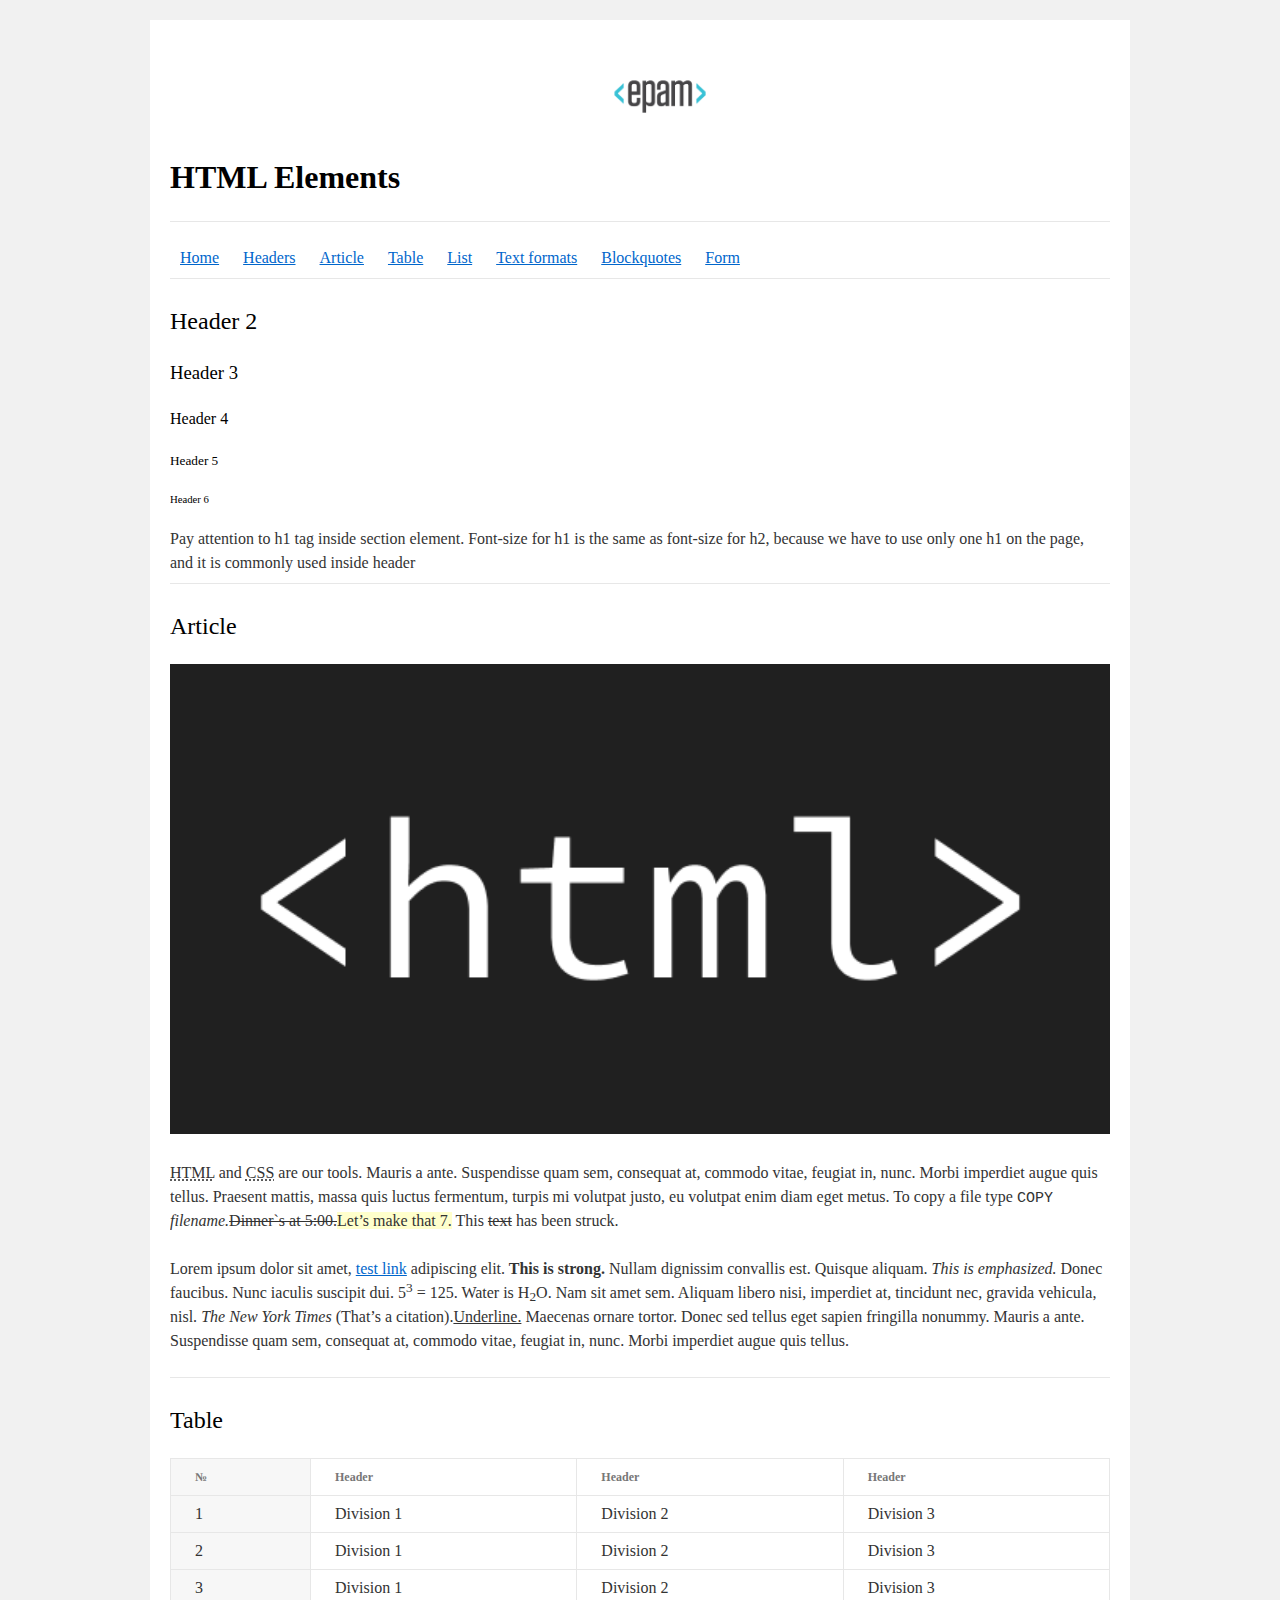
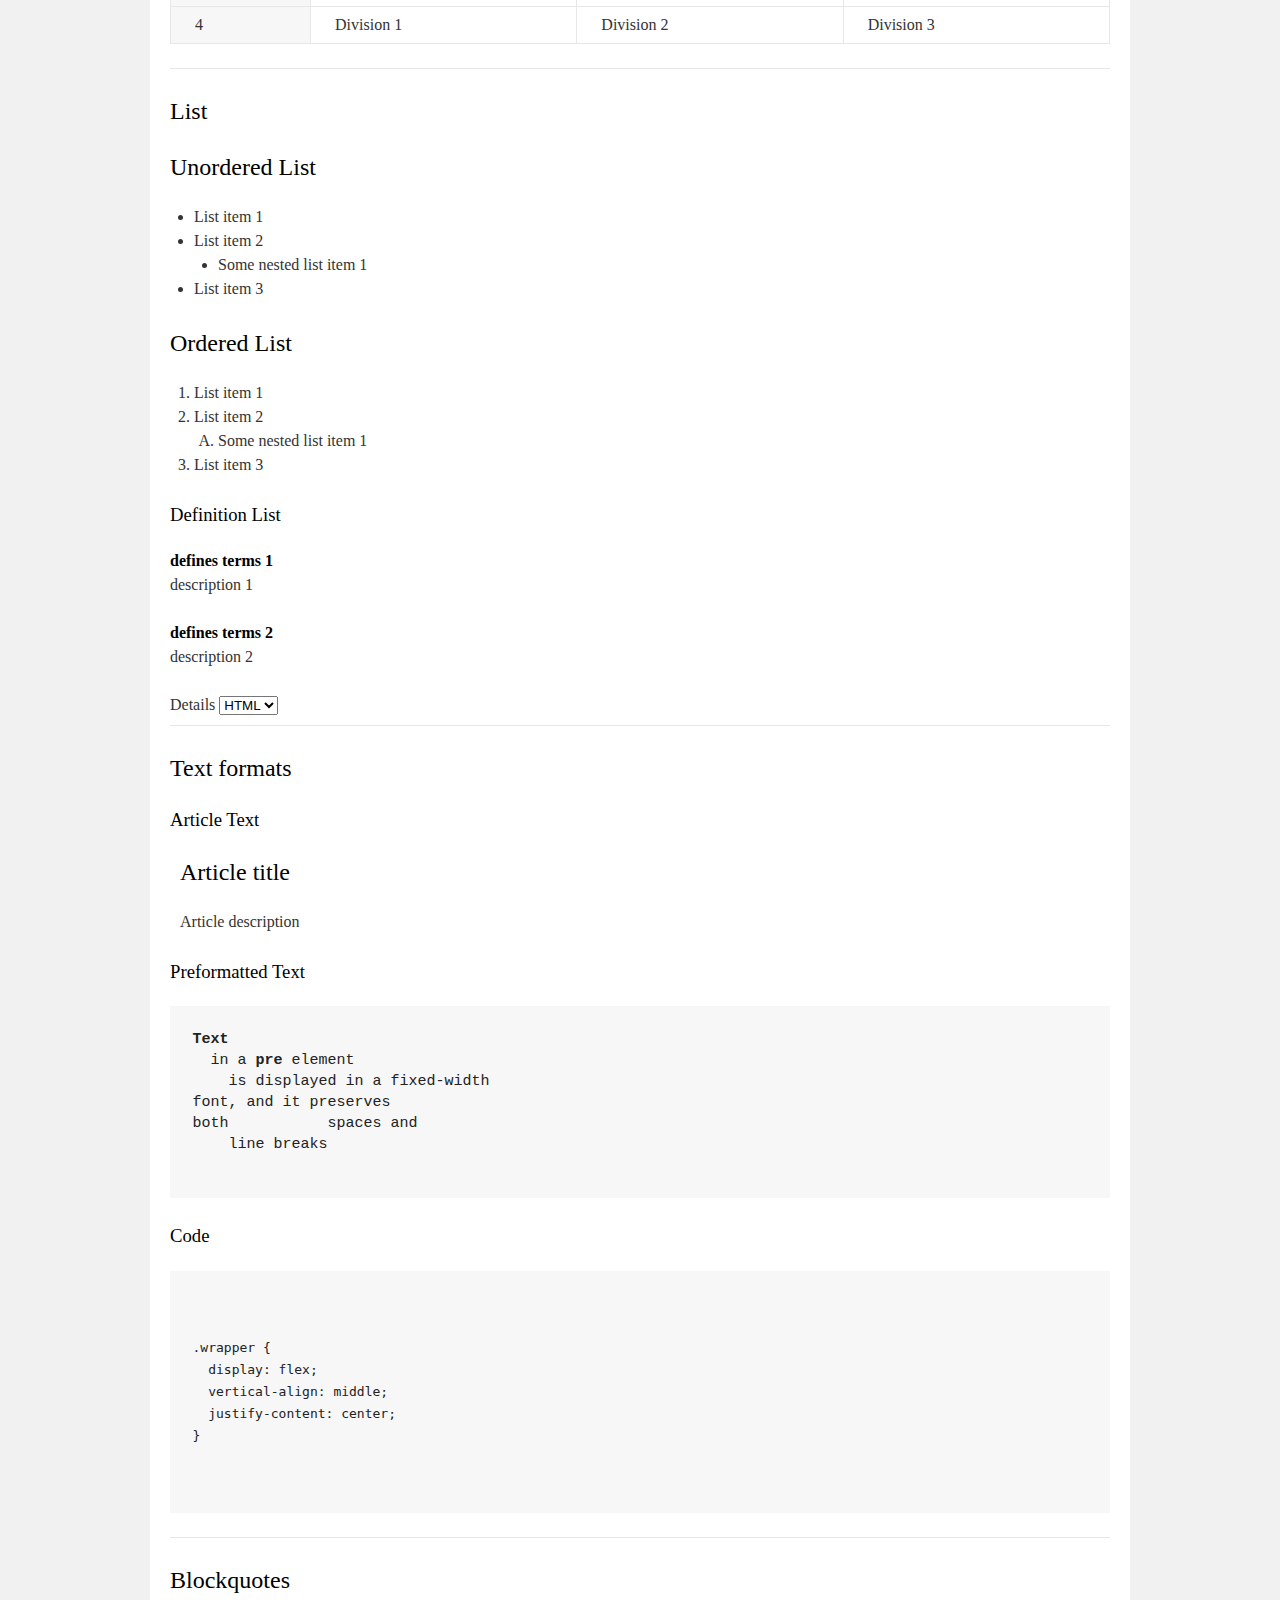
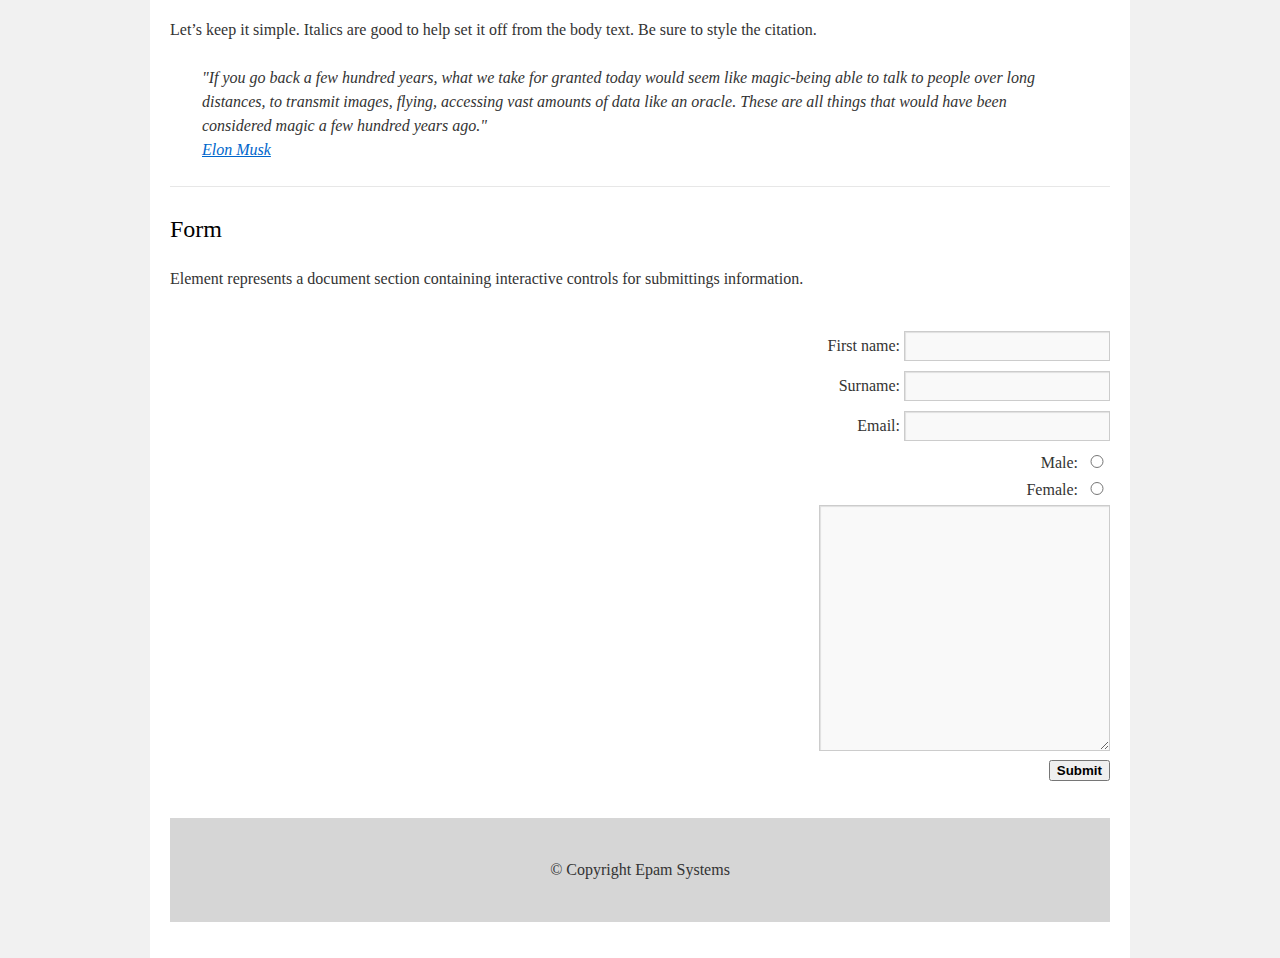
<file: FL19_HW1/homework/index.html>
<!DOCTYPE html>
<html lang="en">

<head>
  <meta charset="utf-8">
  <title>HTML Basics</title>
  <link rel="stylesheet" href="style.css">
</head>

<body>
  <div id="wrapper">
    <div id="main">
      <div id="container">
        <div id="content" role="main">

          <header>
            <img  id="logo" src="logo.png" alt="epam">
            <h1><strong>HTML Elements</strong></h1>
            <hr/>
            <nav>
              <a href="#">Home</a>
              <a href="#">Headers</a>
              <a href="#">Article</a>
              <a href="#">Table</a>
              <a href="#">List</a>
              <a href="#">Text formats</a>
              <a href="#">Blockquotes</a>
              <a href="#">Form</a>
            </nav>
            <hr/>
            <h2>Header 2</h2>
            <h3>Header 3</h3>
            <h4>Header 4</h4>
            <h5>Header 5</h5>
            <h6>Header 6</h6>
              Pay attention to h1 tag inside section element. Font-size for h1 is the same as font-size for h2, because we have to use only one h1 on the page, and it is commonly used inside header
            <hr/>  
          </header>
          <section>
            <h2>Article</h2>
            <img  src="thumbnail.png" alt="thumbnail">  
            <p><abbr title="">HTML</abbr> and <abbr title="">CSS</abbr> are our tools. Mauris a ante. Suspendisse quam sem, consequat at, commodo vitae, feugiat in, nunc. Morbi imperdiet augue quis tellus. Praesent mattis, massa quis luctus fermentum, turpis mi volutpat justo, eu volutpat enim diam eget metus. To copy a file type <kbd>COPY</kbd> <i>filename.</i><s>Dinner`s at 5:00.</s><ins>Let’s make that 7.</ins> This <del>text</del> has been struck.</p>

            <p>Lorem ipsum dolor sit amet, <a href="#">test link</a> adipiscing elit.<b> This is strong.</b> Nullam dignissim convallis est. Quisque aliquam.<i> This is emphasized.</i> Donec faucibus. Nunc iaculis suscipit dui. 5<sup>3</sup> = 125. Water is   H<sub>2</sub>O. Nam sit amet sem. Aliquam libero nisi, imperdiet at, tincidunt nec, gravida vehicula, nisl.<cite> The New York Times</cite> (That’s a citation).<u>Underline.</u> Maecenas ornare tortor. Donec sed tellus eget sapien fringilla nonummy. Mauris a ante. Suspendisse quam sem, consequat at, commodo vitae, feugiat in, nunc. Morbi imperdiet augue quis tellus.</p>
            <hr/>
          </section>
          <section> 
            <h2>Table</h2>
            <table>
              <colgroup>
                <col span="1" style="background-color:#f7f7f7">
                <col>
                <col>
                <col>
              </colgroup>
              <thead>
                <tr>
                  <th>№</th>
                  <th>Header</th>
                  <th>Header</th>
                  <th>Header</th>
                </tr>
                <tr>
                  <td>1</td>
                  <td>Division 1</td>
                  <td>Division 2</td>
                  <td>Division 3</td>
                </tr>
                <tr>
                  <td>2</td>
                  <td>Division 1</td>
                  <td>Division 2</td>
                  <td>Division 3</td>
                </tr>
                <tr>
                  <td>3</td>
                  <td>Division 1</td>
                  <td>Division 2</td>
                  <td>Division 3</td>
                </tr>
                <tr>
                  <td>4</td>
                  <td>Division 1</td>
                  <td>Division 2</td>
                  <td>Division 3</td>
                </tr>
              </thead>
            </table>
          </section>
          <hr/>
          <h2>List</h2>
          <h2>Unordered List</h2>
          <ul>
            <li>List item 1</li>
            <li>
              List item 2
              <ul>
                <li>Some nested list item 1</li>
              </ul>
            </li>
            <li>List item 3</li>
          </ul> 
          <h2>Ordered List</h2>
          <ol>
            <li>List item 1</li>
            <li>
              List item 2
              <ol  start="1" type="A" > 
                <li>Some nested list item 1</li>
              </ol>
            </li>
            <li>List item 3</li>
          </ol>
          <h3>Definition List</h3>
          <dl>
            <dt><strong>defines terms 1</strong></dt>
            <dd>description 1</dd>
            <dt><strong>defines terms 2</strong></dt>
            <dd>description 2</dd>
          </dl>
           Details
           <select>
             <option value="HTML">HTML</option>
             <option value="CSS">CSS</option>
             <option value="JS">JS</option>
           </select>
          <hr/>
          <h2>Text formats</h2>
          <h3>Article Text</h3>
          <article>
          <h2>Article title</h2>
          <p>Article description</p>
          </article>
          <h3>Preformatted Text</h3>
          <pre>
<b>Text</b>
  in a <b>pre</b> element
    is displayed in a fixed-width
font, and it preserves
both           spaces and
    line breaks
          </pre>
          <h3>Code</h3>
          <pre>
            <code>
            
.wrapper {
  display: flex;
  vertical-align: middle;
  justify-content: center;
}  
            </code>
          </pre>
          <hr/>
          <section>
            <h2>Blockquotes</h2>
            <p>Let’s keep it simple. Italics are good to help set it off from the body text. Be sure to style the citation.</p>
            <blockquote>
              "If you go back a few hundred years, what we take for granted today would seem like magic-being able to talk to people over long distances, to transmit images, flying, accessing vast amounts of data like an oracle. These are all things that would have been considered magic a few hundred years ago."            
              <br><a href="https://en.wikipedia.org/wiki/Elon_Musk"> Elon Musk</a>
            </blockquote>
          </section>
          <hr/>
          <h2>Form</h2> 
          <p>Element represents a document section containing interactive controls for submittings information.</p> 
          <form>
            First name: <input type="text" name="login"><br>
            Surname: <input type="text" name="password"><br>
            Email: <input type="email" name="Email"><br>
            Male: <input type="radio" name="Male"><br>
            Female: <input type="radio" name="Male"><br>
            <textarea cols="30" rows="10"></textarea><br>
            <button type="submit"><b>Submit</b></button>
          </form>
          <footer>© Copyright Epam Systems</footer>
          <!-- TODO: Content goes here -->
        </div>
      </div>
    </div>
  </div>
</body>

</html>
</file>
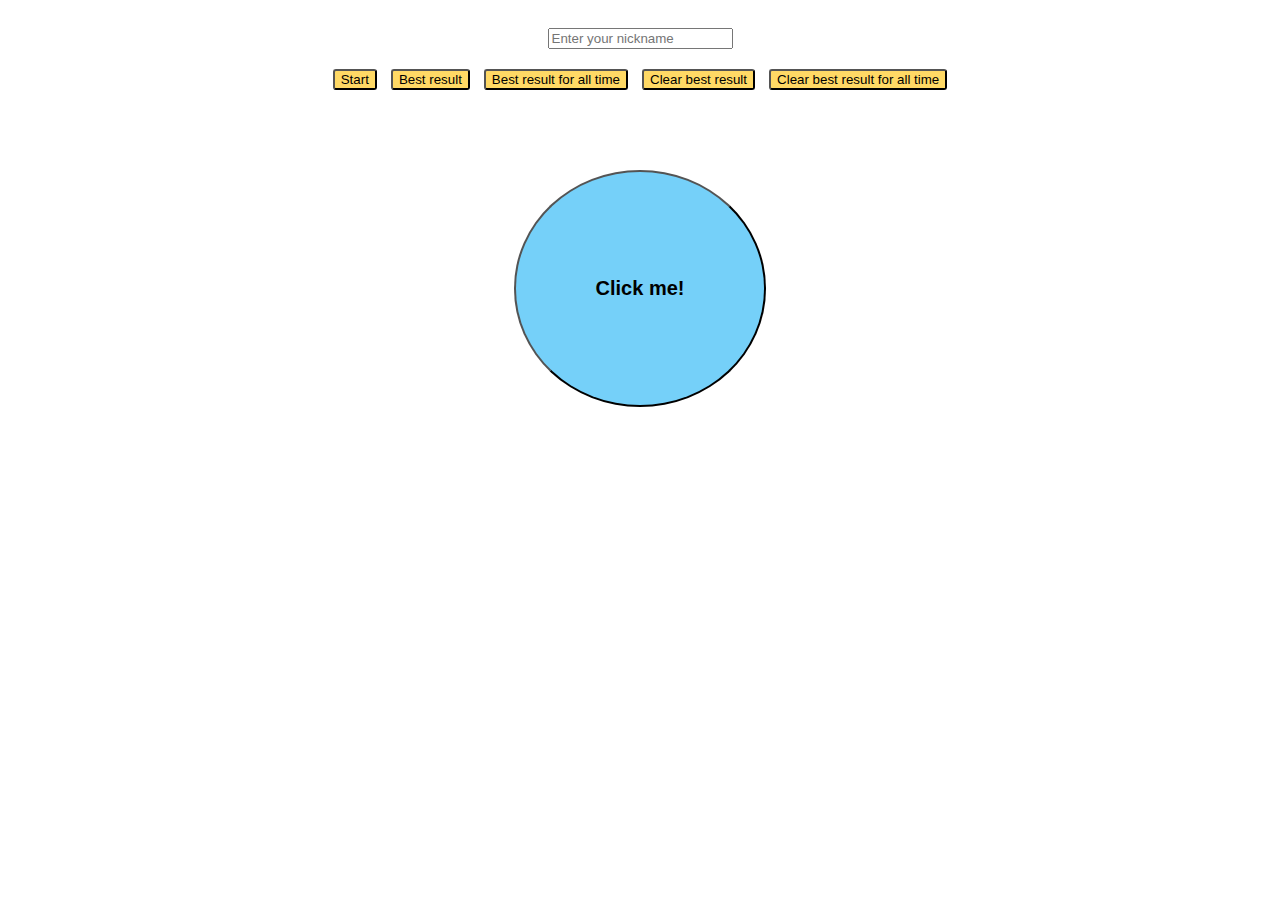
<file: FL19_HW10/homework/index.html>
<!doctype html>
<html lang="en">
<head>
    <meta charset="UTF-8">
    <meta name="viewport" content="width=device-width, initial-scale=1.0">
    <meta http-equiv="X-UA-Compatible" content="ie=edge">
    <title>Document</title>
    
    <link rel="stylesheet" href="css/style.css">
</head>
<body>
<div class="section">
  <div class="block-input">
    <input type="text" name="nickname" placeholder="Enter your nickname" id="nickname" required/>
  </div>
  <div class="btn">
    <button type="submit" id="button-btn-start">Start</button>
    <button type="submit" id="button-btn-best-result">Best result</button>
    <button type="submit" id="button-btn-best-result-for-all-time">Best result for all time</button>
    <button type="submit" id="button-btn-clear-best-result">Clear best result</button>
    <button type="submit" id="button-btn-clear-best-result-for-all-time">Clear best result for all time</button>
  </div>
  <div class="round-btn">
    <button type="submit" id="clicker" class="round">Click me!</button>
  </div>
</div>

<script src="index.js" defer></script>
</body>
</html>
</file>
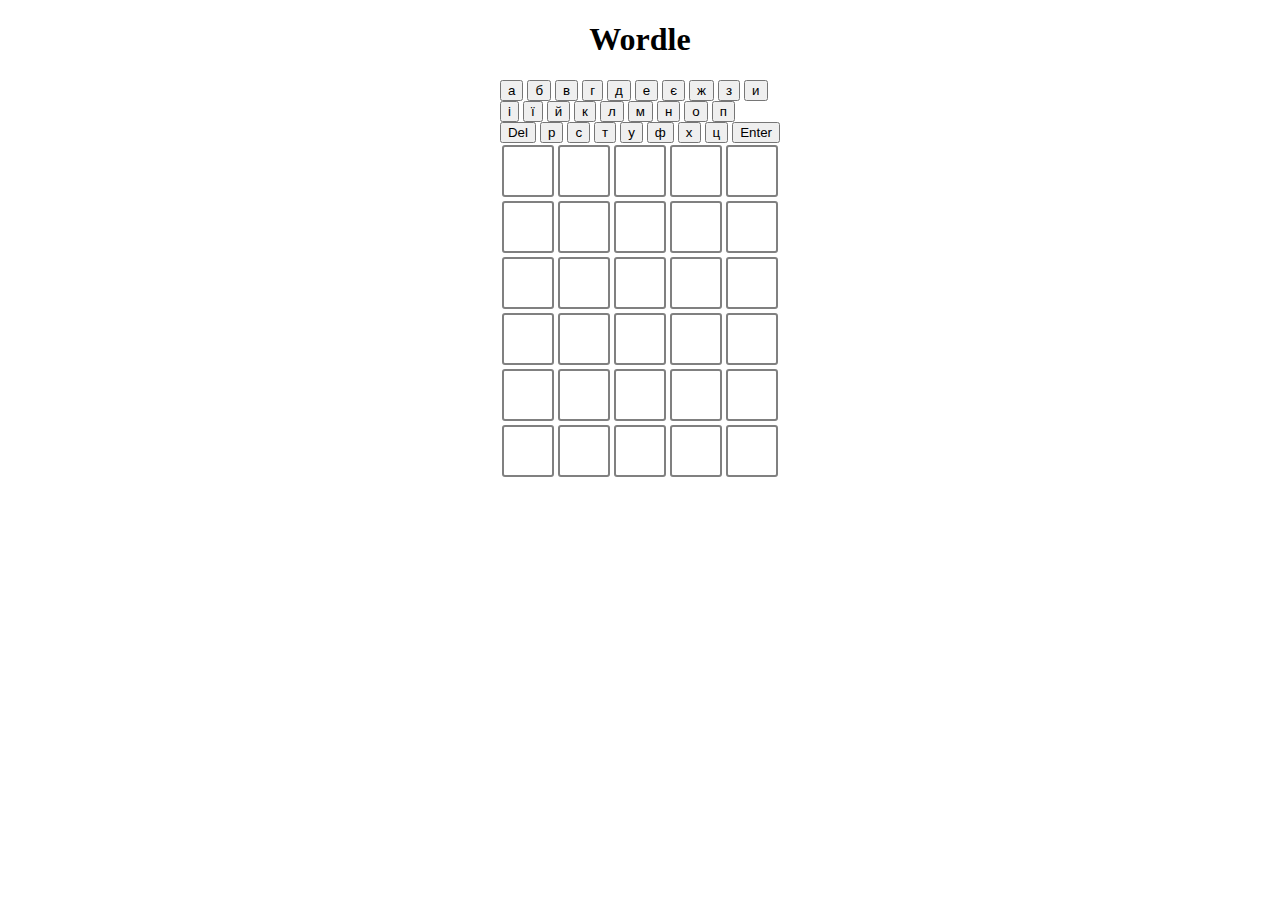
<file: FL19_HW12/homework/index.html>
<!DOCTYPE html>
<html lang="en">
<head>
  <meta charset="UTF-8">
  <title>Homework 12 - DOM</title>
  <link rel="stylesheet" href="css/style.css">
  <link rel="shortcut icon" href="#">

</head>
<body>
 <h1> Wordle </h1>
 
<div id="game-board">
  <!--
  <div class="letter-row">
    <input class="letter-box" type = "text" name = "submit">
    <input class="letter-box" type = "text" name = "submit">
    <input class="letter-box" type = "text" name = "submit">
    <input class="letter-box" type = "text" name = "submit">
    <input class="letter-box" type = "text" name = "submit">
  </div>
    <div class="letter-row">
    <input class="letter-box" type = "text" name = "submit">
    <input class="letter-box" type = "text" name = "submit">
    <input class="letter-box" type = "text" name = "submit">
    <input class="letter-box" type = "text" name = "submit">
    <input class="letter-box" type = "text" name = "submit">
  </div>
    <div class="letter-row">
    <input class="letter-box" type = "text" name = "submit">
    <input class="letter-box" type = "text" name = "submit">
    <input class="letter-box" type = "text" name = "submit">
    <input class="letter-box" type = "text" name = "submit">
    <input class="letter-box" type = "text" name = "submit">
  </div>
    <div class="letter-row">
    <input class="letter-box" type = "text" name = "submit">
    <input class="letter-box" type = "text" name = "submit">
    <input class="letter-box" type = "text" name = "submit">
    <input class="letter-box" type = "text" name = "submit">
    <input class="letter-box" type = "text" name = "submit">
  </div>
    <div class="letter-row">
    <input class="letter-box" type = "text" name = "submit">
    <input class="letter-box" type = "text" name = "submit">
    <input class="letter-box" type = "text" name = "submit">
    <input class="letter-box" type = "text" name = "submit">
    <input class="letter-box" type = "text" name = "submit">
  </div>
    <div class="letter-row">
    <input class="letter-box" type = "text" name = "submit">
    <input class="letter-box" type = "text" name = "submit">
    <input class="letter-box" type = "text" name = "submit">
    <input class="letter-box" type = "text" name = "submit">
    <input class="letter-box" type = "text" name = "submit">
  </div>
  <div class="btn">
    <button type = "reset" name = "button1">Reset</button>
    <button type = "submit" name = "button1">Check</button>
  </div> -->


<div id="keyboard-cont">
  <div class="first-row">
      <button class="knopka">а</button>
      <button class="knopka">б</button>
      <button class="knopka">в</button>
      <button class="knopka">г</button>
      <button class="knopka">д</button>
      <button class="knopka">е</button>
      <button class="knopka">є</button>
      <button class="knopka">ж</button>
      <button class="knopka">з</button>
      <button class="knopka">и</button>
  </div>
  <div class="second-row">
      <button class="knopka">і</button>
      <button class="knopka">ї</button>
      <button class="knopka">й</button>
      <button class="knopka">к</button>
      <button class="knopka">л</button>
      <button class="knopka">м</button>
      <button class="knopka">н</button>
      <button class="knopka">о</button>
      <button class="knopka">п</button>
  </div>
  <div class="third-row">
      <button class="knopka">Del</button>
      <button class="knopka">р</button>
      <button class="knopka">с</button>
      <button class="knopka">т</button>
      <button class="knopka">у</button>
      <button class="knopka">ф</button>
      <button class="knopka">х</button>
      <button class="knopka">ц</button>
      <button class="knopka">Enter</button>
  </div>
</div>
</div>
  <script  type="module" src="./js/dictionary.js"></script>
  <script  type="module" src="./js/app.js"></script>
</body>
</html>
</file>
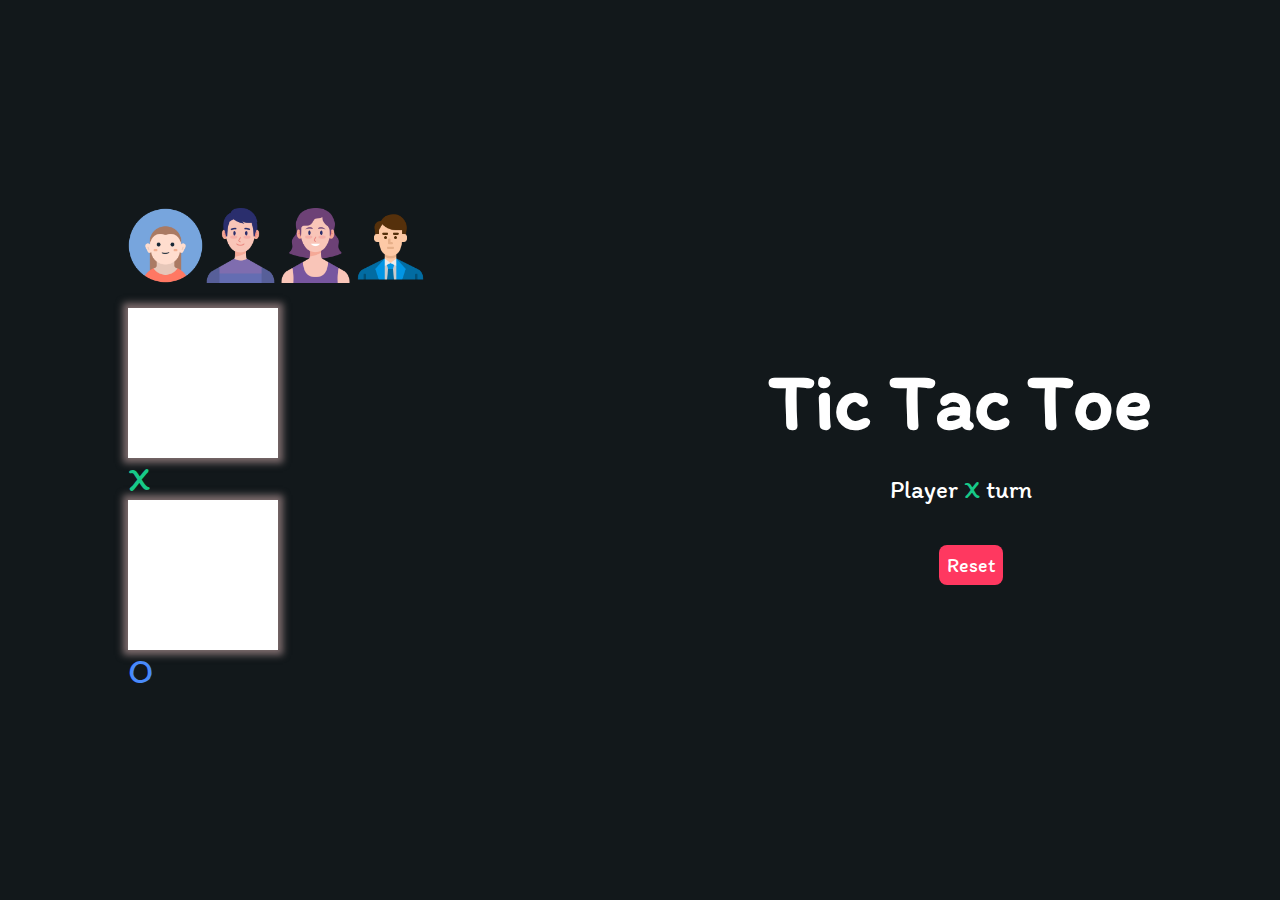
<file: FL19_HW13/homework/index.html>
<!DOCTYPE html>
<html lang="en">

<head>
    <meta charset="UTF-8">
    <meta http-equiv="X-UA-Compatible" content="IE=edge">
    <meta name="viewport" content="width=device-width, initial-scale=1.0">
    <title>Homework 13 - JS DOM Events</title>
    <link rel="stylesheet" href="styles.css">
    <link rel="preconnect" href="https://fonts.gstatic.com">
    <link rel="stylesheet" href="https://fonts.googleapis.com/css2?family=Itim&display=swap">
    <script src="./index.js" defer></script>
</head>

<body>
    <div class="app-container">
        <div class="avatar">
            <div class="icons">
                <img src="assets/woman.png" class="avatar-icon" data-item="1" alt="Avatar icon">
                <img src="assets/boy.png" class="avatar-icon" data-item="2" alt="Avatar icon">
                <img src="assets/girl.png" class="avatar-icon" data-item="3" alt="Avatar icon">
                <img src="assets/business-man.png" class="avatar-icon" data-item="4" alt="Avatar icon">
            </div>
            <div>
                <div class="avatar-container"></div>
                <span class="playerX">X</span>
                <div class="avatar-container"></div>
                <span class="playerO">O</span>
            </div>
        </div>
        <main>
            <div class="title">
                <h1>Tic Tac Toe</h1>
            </div>
            <div class="display">
                Player <span class="display-player playerX">X</span> turn
            </div>
            <div class="container"></div>
            <div class="display announcer hide"></div>
            <div class="controls">
                <button id="reset">Reset</button>
            </div>
        </main>
    </div>
</body>

</html>
</file>
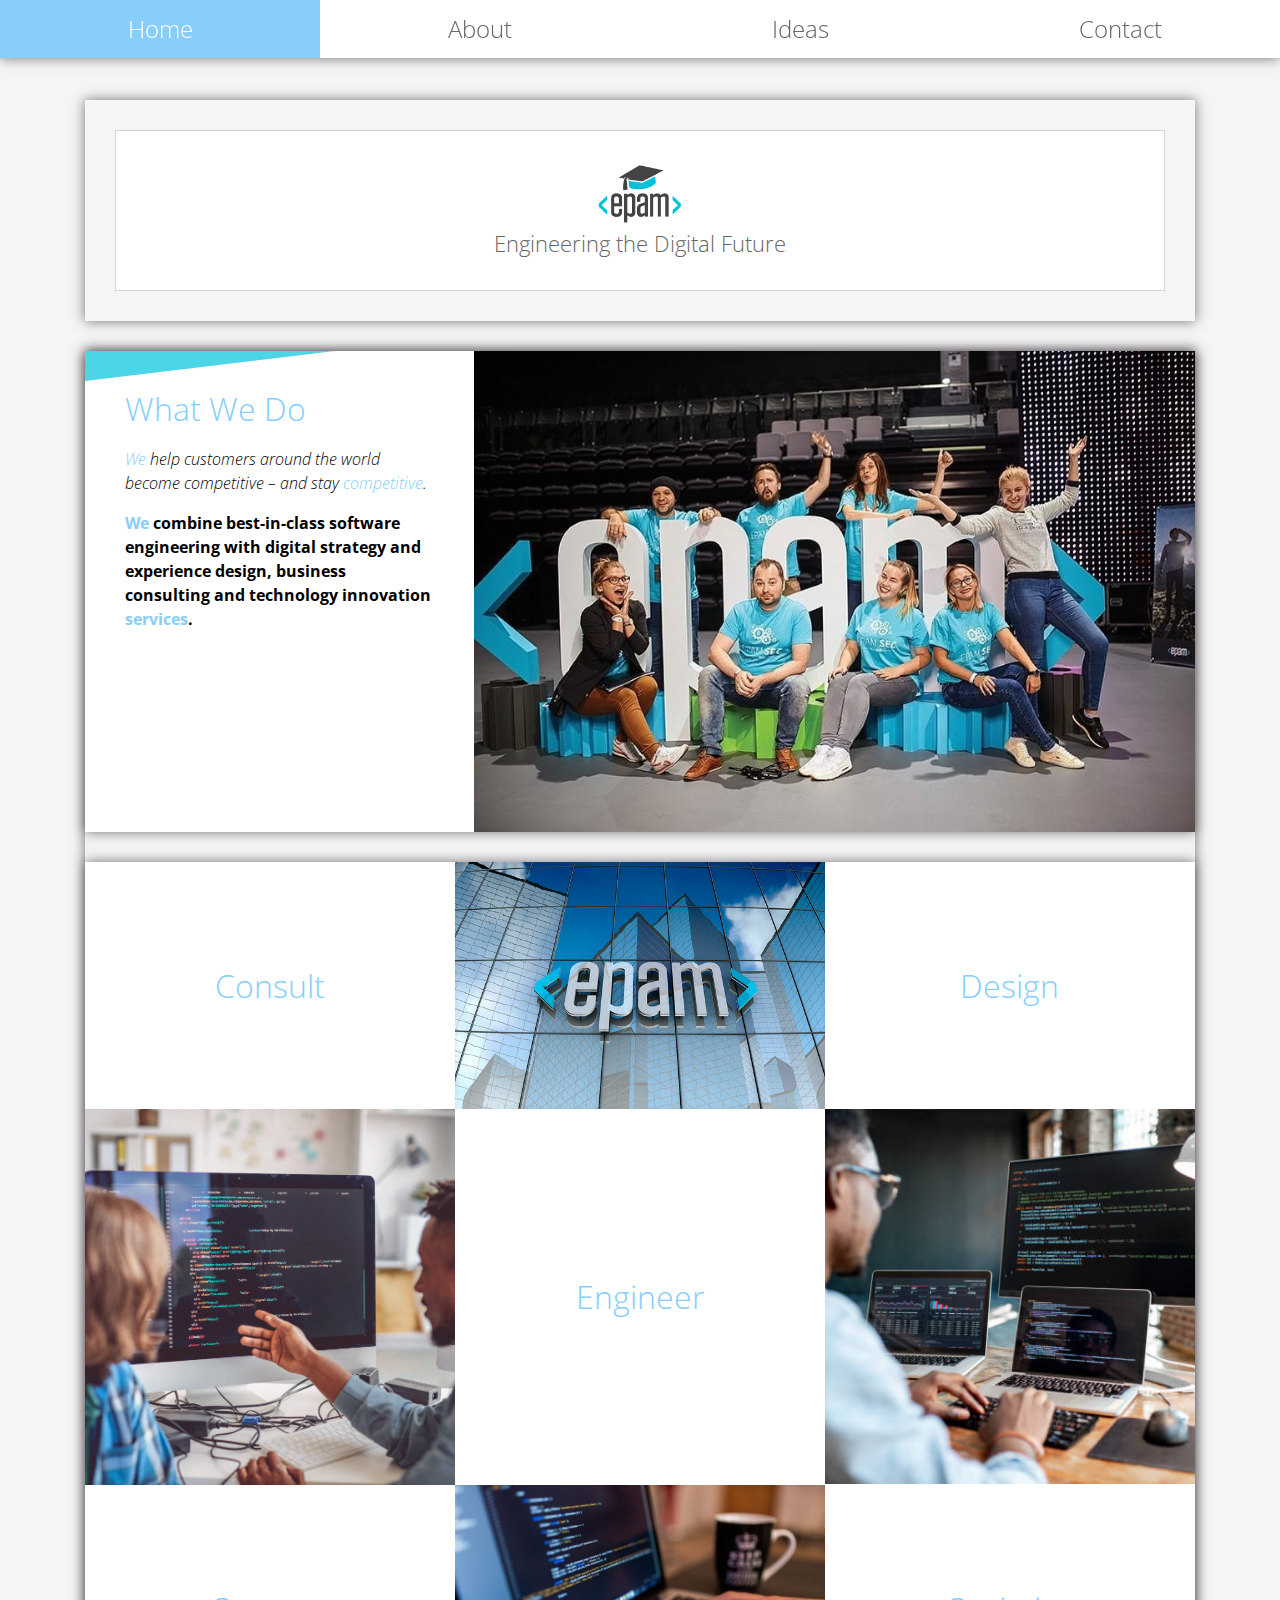
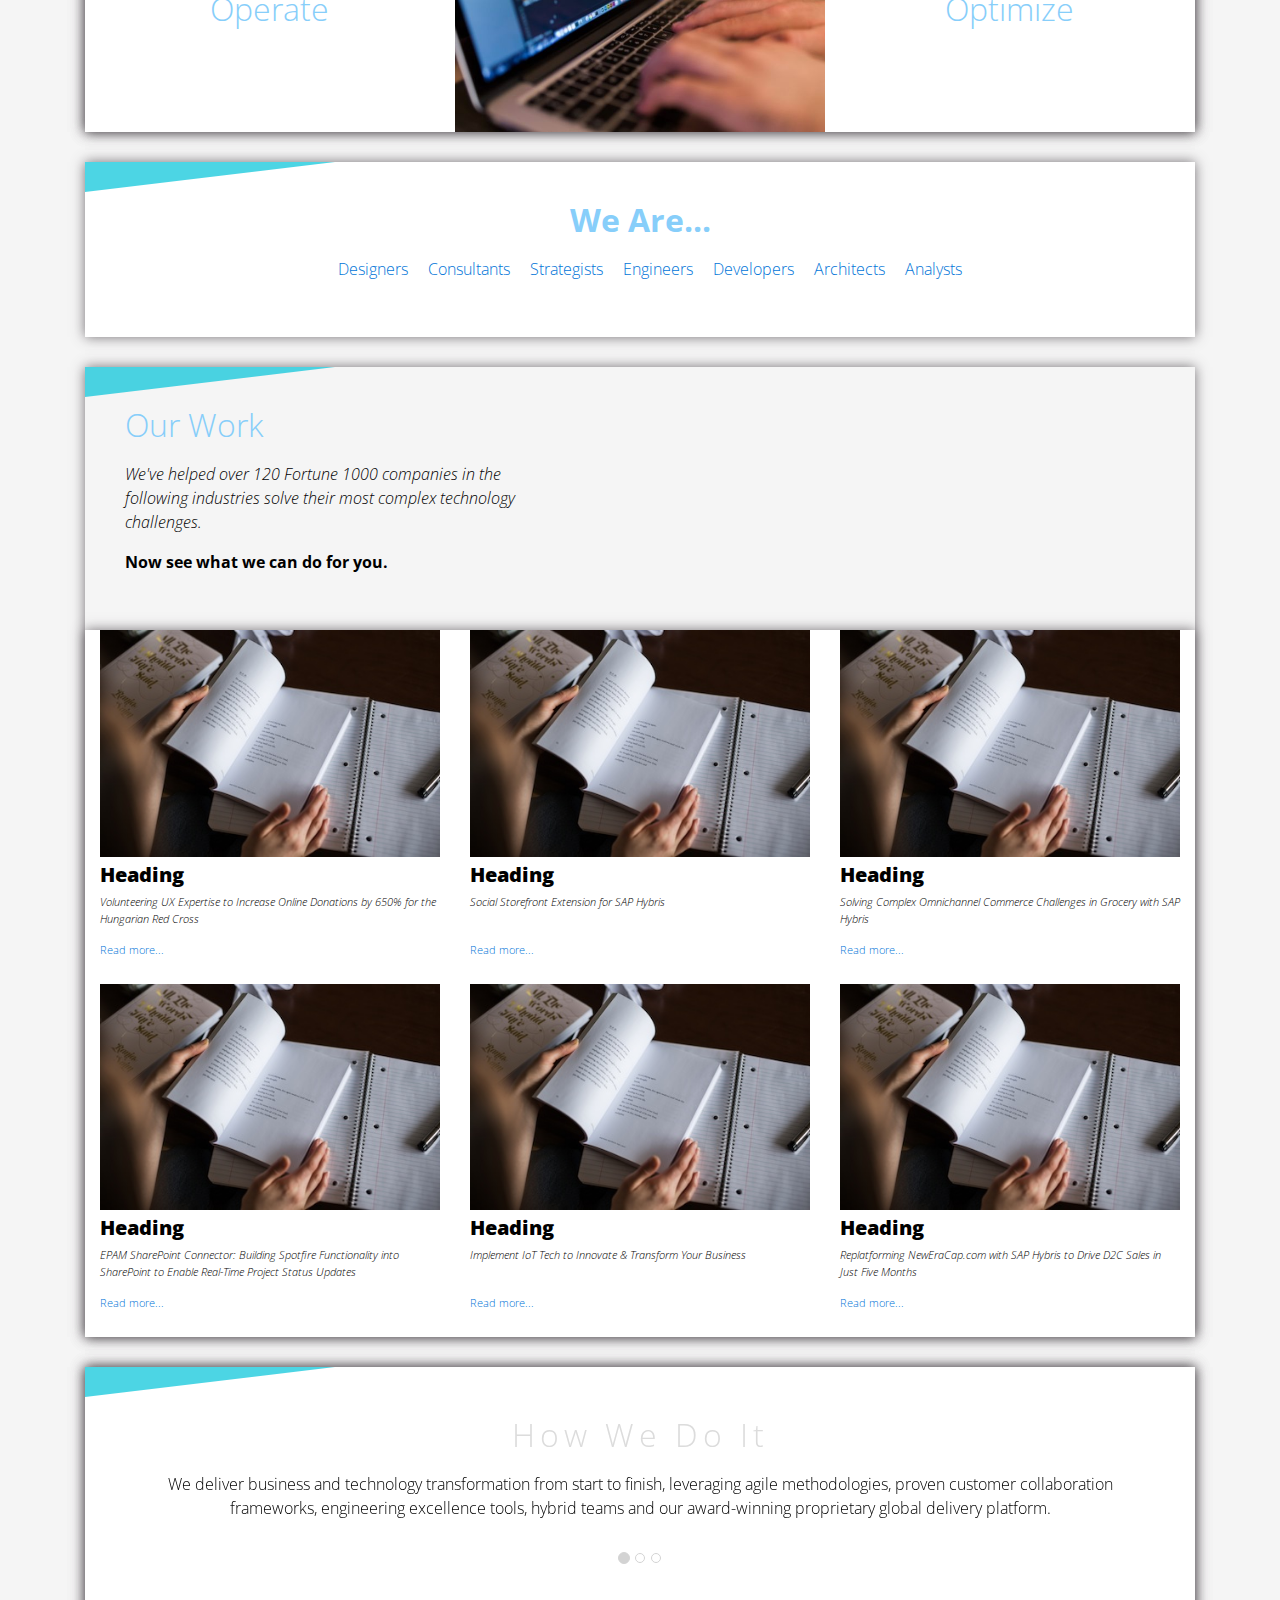
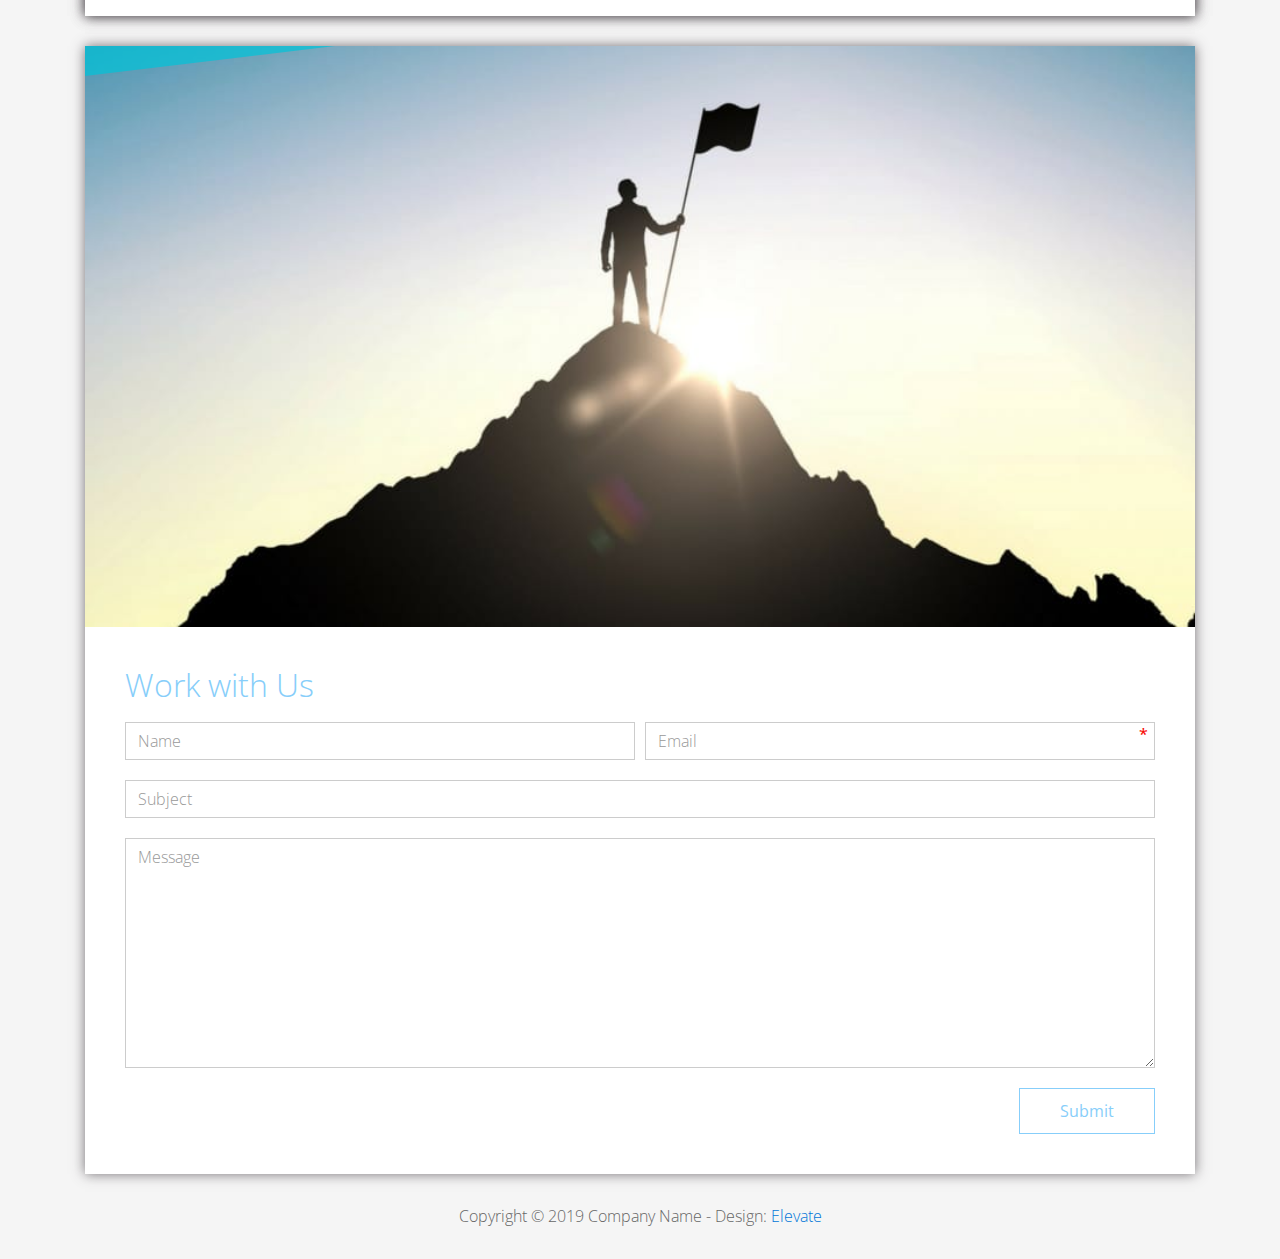
<file: FL19_HW2/homework/index.html>
<!DOCTYPE html>
<html lang="en">
<head>
  <meta charset="utf-8">
  <meta http-equiv="X-UA-Compatible" content="IE=edge">
  <meta name="viewport" content="width=device-width, initial-scale=1">

  <title>CSS Basics HW</title>



  <!-- load stylesheets -->
  <link rel="stylesheet" href="http://fonts.googleapis.com/css?family=Open+Sans:300,400">
  <!-- Google web font "Open Sans" -->
  <link rel="stylesheet" href="css/bootstrap.min.css">
  <!-- Bootstrap style -->
  <link rel="stylesheet" href="css/general.css">
  <link rel="stylesheet" href="css/style.css">
  <!-- Templatemo style -->
</head>

<body>
<div class="container">

  <div class="tm-sidebar">
    <nav class="tm-main-nav">
      <ul>
        <li class="tm-nav-item"><a href="#home" class="tm-nav-item-link">Home</a></li>
        <li class="tm-nav-item"><a href="#about" class="tm-nav-item-link">About</a></li>
        <li class="tm-nav-item"><a href="#ideas" class="tm-nav-item-link">Ideas</a></li>
        <li class="tm-nav-item"><a href="#contact" class="tm-nav-item-link">Contact</a></li>
      </ul>
    </nav>
  </div>

  <div class="tm-main-content">

    <div id="home" class="tm-content-box tm-content-header margin-b-10">
      <div class="tm-banner">
        <div class="tm-banner-inner">
          <img src="img/epam_logo.png" width="100" alt="">
          <p class="tm-banner-text">Engineering the Digital Future</p>
        </div>
      </div>
    </div>

    <section>
      <div id="main" class="tm-content-box flex-2-col">

        <div class="padding-medium flex-item tm-team-description-container flex-item">
          <h2 class="tm-section-title section-title">What We Do</h2>
          <p class="tm-section-description"><span class="color-blue">We</span> help customers around the world become competitive – and stay <span class="color-blue">competitive</span>.</p>
          <p class="tm-section-description"><span class="color-blue">We</span> combine best-in-class software engineering with digital strategy and experience design, business consulting and technology innovation <span class="color-blue">services</span>.</p>
        </div>
        <div class="flex-item">
          <img src="img/epamers.jpg" alt="epam-mexico">
        </div>

      </div>

      <div id="about" class="tm-content-box">

        <ul class="boxes gallery-container">
          <li class="box box-bg">
            <h2 class="tm-section-title tm-section-title-box tm-box-bg-title">Consult</h2>
          </li>
          <li class="box">
            <a href="img/img-1.jpg">
              <img src="img/img-1.jpg" alt="Image" class="img-fluid thumbnail box-img">
            </a>
          </li>
          <li class="box box-bg">
            <h2 class="tm-section-title tm-section-title-box tm-box-bg-title">Design</h2>
          </li>
          <li class="box">
            <a href="img/img-2.jpg">
              <img src="img/img-2.jpg" alt="Image" class="img-fluid thumbnail box-img">
            </a>
          </li>
          <li class="box box-bg">
            <h2 class="tm-section-title tm-section-title-box tm-box-bg-title">Engineer</h2>
          </li>
          <li class="box">
            <a href="img/img-3.jpg">
              <img src="img/img-3.jpg" alt="Image" class="img-fluid thumbnail box-img">
            </a>
          </li>
          <li class="box box-bg">
            <h2 class="tm-section-title tm-section-title-box tm-box-bg-title">Operate</h2>
          </li>
          <li class="box">
            <a href="img/img-4.jpg">
              <img src="img/img-4.jpg" alt="Image" class="img-fluid thumbnail box-img">
            </a>
          </li>
          <li class="box box-bg">
            <h2 class="tm-section-title tm-section-title-box tm-box-bg-title">Optimize</h2>
          </li>
        </ul>

      </div>

    </section>

    <!-- slider -->
    <section id="we-are" class="heading tm-content-box">
      <div class="padding-medium">
        <h2 class="tm-section-title section-title">We are...</h2>
        <ol>
          <li><a href="#" class="text">Designers</a></li>
          <li><a href="#">Consultants</a></li>
          <li><a href="#" class="text">Strategists</a></li>
          <li><a href="#">Engineers</a></li>
          <li><a href="#">Developers</a></li>
          <li><a href="#">Architects</a></li>
          <li><a href="#">Analysts</a></li>
        </ol>
      </div>
    </section>

    <section id="our-work" class="blocks">
      <div class="padding-medium flex-item tm-team-description-container">
        <h2 class="tm-section-title section-title">Our Work</h2>
        <p class="tm-section-description">We've helped over 120 Fortune 1000 companies in the following industries solve their most complex technology challenges. </p>
        <p class="tm-section-description"> Now see what we can do for you.</p>
      </div>
      <div  class="tm-content-box">
        <ul class="boxes gallery-container">
          <li class="box box-work">
            <img src="img/study.jpeg" alt="Image" class="img-fluid">
            <div class="content">
              <h2>Heading</h2>
              <p>Volunteering UX Expertise to Increase Online Donations by 650% for the Hungarian Red Cross</p>
            </div>
            <a href="#" class="link">Read more...</a>
          </li>
          <li class="box box-work">
            <img src="img/study.jpeg" alt="Image" class="img-fluid">
            <div class="content">
              <h2>Heading</h2>
              <p>Social Storefront Extension for SAP Hybris</p>
            </div>
            <a href="#" class="link">Read more...</a>
          </li>
          <li class="box box-work">
            <img src="img/study.jpeg" alt="Image" class="img-fluid">
            <div class="content">
              <h2>Heading</h2>
              <p>Solving Complex Omnichannel Commerce Challenges in Grocery with SAP Hybris</p>
            </div>
            <a href="#" class="link">Read more...</a>
          </li>
          <li class="box box-work">
            <img src="img/study.jpeg" alt="Image" class="img-fluid">
            <div class="content">
              <h2>Heading</h2>
              <p>EPAM SharePoint Connector: Building Spotfire Functionality into SharePoint to Enable Real-Time Project Status Updates</p>
            </div>
            <a href="#" class="link">Read more...</a>
          </li>
          <li class="box box-work">
            <img src="img/study.jpeg" alt="Image" class="img-fluid">
            <div class="content">
              <h2>Heading</h2>
              <p>Implement IoT Tech to Innovate &amp; Transform Your Business</p>
            </div>
            <a href="#" class="link">Read more...</a>
          </li>
          <li class="box box-work">
            <img src="img/study.jpeg" alt="Image" class="img-fluid">
            <div class="content">
              <h2>Heading</h2>
              <p>Replatforming NewEraCap.com with SAP Hybris to Drive D2C Sales in Just Five Months</p>
            </div>
            <a href="#" class="link">Read more...</a>
          </li>
        </ul>

      </div>
    </section>

    <section id="ideas">
      <div id="tmCarousel" class="carousel slide tm-content-box" data-ride="carousel">

        <ol class="carousel-indicators">
          <li data-target="#tmCarousel" data-slide-to="0" class="active"></li>
          <li data-target="#tmCarousel" data-slide-to="1" class=""></li>
          <li data-target="#tmCarousel" data-slide-to="2" class=""></li>
        </ol>

        <div class="carousel-inner" role="listbox">

          <div class="carousel-item active">
            <div class="carousel-content">
              <div class="flex-item">
                <h2 class="tm-section-title">How We Do It</h2>
                <p class="tm-section-description carousel-description">We deliver business and technology transformation from start to finish, leveraging agile methodologies, proven customer collaboration frameworks, engineering excellence tools, hybrid teams and our award-winning proprietary global delivery platform.</p>
              </div>
            </div>
          </div>

          <div class="carousel-item">
            <div class="carousel-content">
              <div class="flex-item">
                <h2 class="tm-section-title">Our Clients</h2>
                <p class="tm-section-description carousel-description">Lorem ipsum dolor sit amet,
                  consectetur adipiscing elit. Quisque vel nisi pharetra nibh varius pharetra ac
                  sagittis nisi. Etiam pharetra vestibulum hendrerit. Pellentesque interdum metus
                  sed massa rutrum.</p>
              </div>
            </div>
          </div>

          <div class="carousel-item">
            <div class="carousel-content">
              <div class="flex-item">
                <h2 class="tm-section-title">Our Projects</h2>
                <p class="tm-section-description carousel-description">Donec ex libero, fringilla
                  vitae purus sit amet, rhoncus pharetra lorem. Pellentesque id sem id lacus
                  ultricies vehicula. Aliquam rutrum mi non. Pellentesque interdum metus sed massa
                  rutrum.</p>
              </div>
            </div>
          </div>

        </div>

      </div>
    </section>

    <section id="forms" class="tm-content-box">
      <img src="img/contact-us.jpg" alt="Contact image" class="img-fluid img-contact-us">

      <div id="contact" class="padding-medium">
        <h2 class="tm-section-title section-title">Work with Us</h2>
        <form action="#contact" method="get" class="contact-form">

          <div class="form-group col-xs-12 col-sm-12 col-md-6 col-lg-6 form-group-2-col-left">
            <input type="text" id="contact_name" name="contact_name" class="form-control"
                   placeholder="Name" required/>
          </div>
          <div class="form-group col-xs-12 col-sm-12 col-md-6 col-lg-6 form-group-2-col-right mandatory-field">
            <input type="email" id="contact_email" name="contact_email" class="form-control"
                   placeholder="Email" required/>
          </div>
          <div class="form-group">
            <input type="text" id="contact_subject" name="contact_subject" class="form-control"
                   placeholder="Subject" required/>
          </div>
          <div class="form-group">
            <textarea id="contact_message" name="contact_message" class="form-control" rows="9"
                      placeholder="Message" required></textarea>
          </div>

          <button type="submit" class="btn btn-primary submit-btn">Submit</button>

        </form>
      </div>
    </section>

    <footer class="tm-footer">
      <p class="text-xs-center">Copyright &copy; 2019 Company Name

        - Design: <a rel="nofollow" href="http://www.templatemo.com/tm-481-elevate"
                     target="_parent">Elevate</a></p>
    </footer>

  </div>

</div>

</body>
</html>
</file>
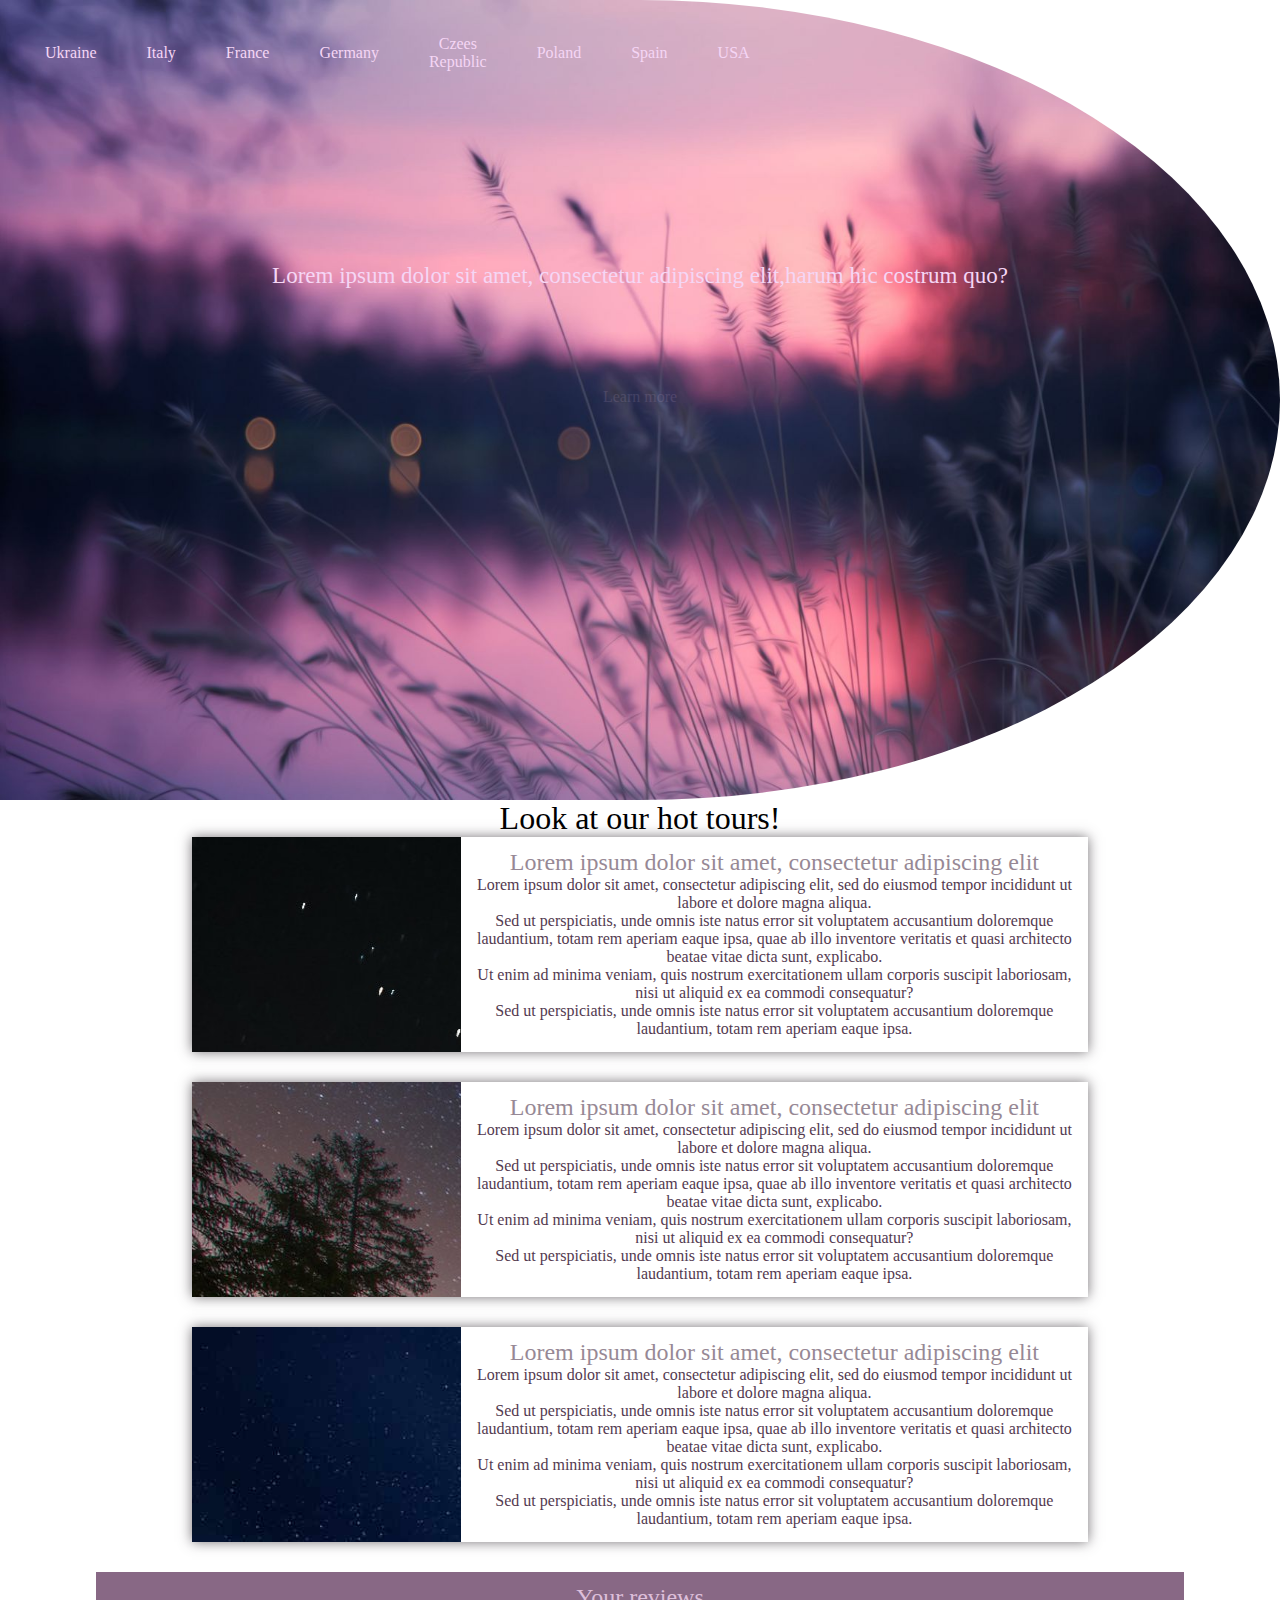
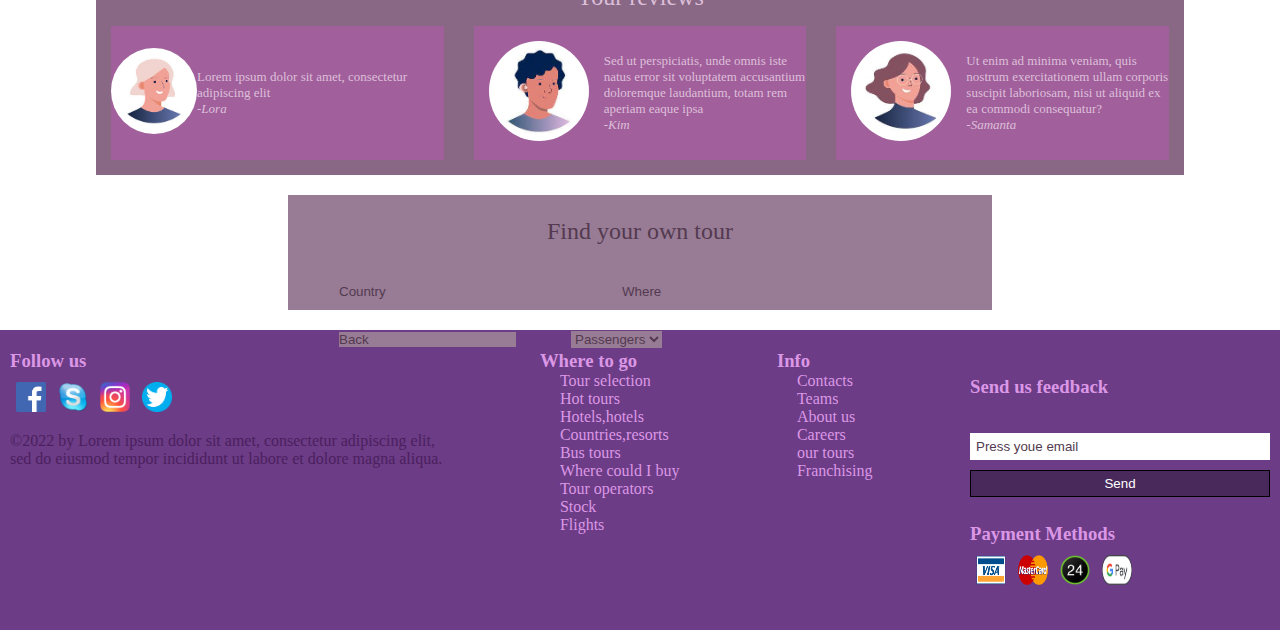
<file: FL19_HW3/homework/index.html>
<!DOCTYPE html>
<html lang="en">

<head>
    <meta charset="UTF-8">
    <meta name="viewport" content="width=device-width, initial-scale=1.0">
    <meta http-equiv="X-UA-Compatible" content="ie=edge">
    <link href="https://fonts.googleapis.com/css?family=Hind:400,600%7CSource+Sans+Pro:400,600,700%7CFresca"
          rel="stylesheet"/>
    <title>Pre & Post Processing CSS</title>

    <link rel="stylesheet" type="text/css" href="css/style2.css">
    <!--    <link rel="stylesheet" type="text/css" href="css/style2.css">-->
</head>
<body>

<div class="container">

  <div class="sidebar">
    <nav>
      <ul class="main-nav">
        <li class="nav-item"><a href="#ukraine" class="nav-item-link">Ukraine</a></li>
        <li class="nav-item"><a href="#italy" class="nav-item-link">Italy</a></li>
        <li class="nav-item"><a href="#france" class="nav-item-link">France</a></li>
        <li class="nav-item"><a href="#germany" class="nav-item-link">Germany</a></li>
        <li class="nav-item"><a href="#czeesrepublic" class="nav-item-link-czeesrepublic"><span>Czees</span><span>Republic</span></a></li>
        <li class="nav-item"><a href="#poland" class="nav-item-link">Poland</a></li>
        <li class="nav-item"><a href="#spain" class="nav-item-link">Spain</a></li>
        <li class="nav-item"><a href="#usa" class="nav-item-link">USA</a></li>
      </ul>
    </nav>
    <div class="main">
      <div class="main-content">
        <p class="main-content-text">Lorem ipsum dolor sit amet, consectetur adipiscing elit,harum hic costrum quo?</p>
      </div>
      <div class="learn-more">
        <a href="#" class="learn-more-text">Learn more</a>
      </div>
    </div>
  </div>

  <div id="main-content">
    <h1 class="section-title">Look at our hot tours!</h1>
    <div class="content-box">
      <div class="content-box-item">
        <div class="card-image-one">
        </div>
        <div class="description-container">
          <h2 class="section-description">Lorem ipsum dolor sit amet, consectetur adipiscing elit</h2>
          <p class="section-description">Lorem ipsum dolor sit amet, consectetur adipiscing elit, sed do eiusmod tempor incididunt ut labore et dolore magna aliqua.
          <br>Sed ut perspiciatis, unde omnis iste natus error sit voluptatem accusantium doloremque laudantium, totam rem aperiam eaque ipsa, quae ab illo inventore veritatis et quasi architecto beatae vitae dicta sunt, explicabo.
          <br>Ut enim ad minima veniam, quis nostrum exercitationem ullam corporis suscipit laboriosam, nisi ut aliquid ex ea commodi consequatur? 
          <br>Sed ut perspiciatis, unde omnis iste natus error sit voluptatem accusantium doloremque laudantium, totam rem aperiam eaque ipsa. </p>
        </div>
      </div>
      <div class="content-box-item">
        <div class="card-image-two">
        </div>
        <div class="description-container">
          <h2 class="section-description">Lorem ipsum dolor sit amet, consectetur adipiscing elit</h2>
          <p class="section-description">Lorem ipsum dolor sit amet, consectetur adipiscing elit, sed do eiusmod tempor incididunt ut labore et dolore magna aliqua.
          <br>Sed ut perspiciatis, unde omnis iste natus error sit voluptatem accusantium doloremque laudantium, totam rem aperiam eaque ipsa, quae ab illo inventore veritatis et quasi architecto beatae vitae dicta sunt, explicabo.
          <br>Ut enim ad minima veniam, quis nostrum exercitationem ullam corporis suscipit laboriosam, nisi ut aliquid ex ea commodi consequatur?
          <br>Sed ut perspiciatis, unde omnis iste natus error sit voluptatem accusantium doloremque laudantium, totam rem aperiam eaque ipsa. </p>
        </div>
      </div>
      <div class="content-box-item">
        <div class="card-image-three">
        </div>
        <div class="description-container">
          <h2 class="section-description">Lorem ipsum dolor sit amet, consectetur adipiscing elit</h2>
          <p class="section-description">Lorem ipsum dolor sit amet, consectetur adipiscing elit, sed do eiusmod tempor incididunt ut labore et dolore magna aliqua.
          <br>Sed ut perspiciatis, unde omnis iste natus error sit voluptatem accusantium doloremque laudantium, totam rem aperiam eaque ipsa, quae ab illo inventore veritatis et quasi architecto beatae vitae dicta sunt, explicabo.
          <br>Ut enim ad minima veniam, quis nostrum exercitationem ullam corporis suscipit laboriosam, nisi ut aliquid ex ea commodi consequatur?
          <br>Sed ut perspiciatis, unde omnis iste natus error sit voluptatem accusantium doloremque laudantium, totam rem aperiam eaque ipsa. </p>
        </div>
      </div>
    </div>

    <div class="reviews">
      <h2 class="reviews-tittle">Your reviews</h2>
      <div class="review-block">
        <div class="reviews-box">
          <div class="reviews-img">
            <img src="img/woman.jpg" alt="woman">
          </div>
          <div class="reviews-description">
            <p>Lorem ipsum dolor sit amet, consectetur adipiscing elit
              <br><em>-Lora</em></p>
          </div>
        </div>
        <div class="reviews-box">
          <div class="reviews-box">
            <div class="reviews-img">
              <img src="img/man.jpg" alt="man">
            </div>
          </div>
          <div class="reviews-description">
            <p>Sed ut perspiciatis, unde omnis iste natus error sit voluptatem accusantium doloremque laudantium, totam rem aperiam eaque ipsa
              <br><em>-Kim</em></p>
          </div>
        </div>
        <div class="reviews-box">
          <div class="reviews-box">
            <div class="reviews-img">
              <img src="img/woman2.jpg" alt="woman">
            </div>
          </div>
          <div class="reviews-description">
            <p>Ut enim ad minima veniam, quis nostrum exercitationem ullam corporis suscipit laboriosam, nisi ut aliquid ex ea commodi consequatur?
              <br><em>-Samanta</em></p>
          </div>
        </div>
      </div>
    </div> 

    <div class="find">
      <h2 class="find-tittle">Find your own tour</h2>
      <form class="find-list">
        <input class="input-list" type="text" name="country"  placeholder="Country"/>
        <input class="input-list" type="text" name="where"  placeholder="Where"/>
        <input class="input-list" type="text" name="back"  placeholder="Back"/>
        <select class="passengers">
          <option value="passengers">Passengers</option>
          <option value="1">1</option>
          <option value="2">2</option>          
        </select>
      </form>
      
    </div> 
  </div>

  <footer>
    <div class="footer-content">
      <div class="follow">
        <h3 class="follow-tittle">Follow us</h3>
        <div class="follow-icon">
          <img src="img/fb_icon.png" alt="fb">
          <img src="img/sk_icon.png" alt="skype">
          <img src="img/inst_icon.png" alt="instagram">
          <img src="img/tw_icon.png" alt="twitter">
        </div>
        <div class="copyright">©2022 by Lorem ipsum dolor sit amet, consectetur adipiscing elit,<br> sed do eiusmod tempor incididunt ut labore et dolore magna aliqua.
        </div>
      </div>
      <div class="where-to-go">
        <h3 class="follow-tittle">Where to go</h3>
        <ul>
          <li class="where-to-go-item"><a href="#" class="where-to-go-item-link">Tour selection</a></li>
          <li class="where-to-go-item"><a href="#" class="where-to-go-item-link">Hot tours</a></li>
          <li class="where-to-go-item"><a href="#" class="where-to-go-item-link">Hotels,hotels</a></li>
          <li class="where-to-go-item"><a href="#" class="where-to-go-item-link">Countries,resorts</a></li>
          <li class="where-to-go-item"><a href="#" class="where-to-go-item-link">Bus tours</a></li>
          <li class="where-to-go-item"><a href="#" class="where-to-go-item-link">Where could I buy</a></li>
          <li class="where-to-go-item"><a href="#" class="where-to-go-item-link">Tour operators</a></li>
          <li class="where-to-go-item"><a href="#" class="where-to-go-item-link">Stock</a></li>
          <li class="where-to-go-item"><a href="#" class="where-to-go-item-link">Flights</a></li>
        </ul>
      </div>
      <div class="info-to-go">
        <h3 class="info-tittle">Info</h3>
        <ul>
          <li class="info-item"><a href="#" class="info-item-link">Contacts</a></li>
          <li class="info-item"><a href="#" class="info-item-link">Teams</a></li>
          <li class="info-item"><a href="#" class="info-item-link">About us</a></li>
          <li class="info-item"><a href="#" class="info-item-link">Careers</a></li>
          <li class="info-item"><a href="#" class="info-item-link">our tours</a></li>
          <li class="info-item"><a href="#" class="info-item-link">Franchising</a></li>
        </ul>
      </div>
      <div class="contact">
        <h3 class="contact-tittle">Send us feedback</h3>
        <form action="#contact" method="get" class="contact-form">
          <div class="form-group">
            <input type="email" id="contact-email" name="contact-email" class="form-email"
                   placeholder="Press youe email" required/>
          </div>
          <button type="submit" class="btn">Send</button>
        </form>
        <div class="payment">
          <h3 class="payment-tittle">Payment Methods</h3>
          <div class="payment-icon">
            <img src="img/visa.png" alt="visa">
            <img src="img/masterCard.png" alt="masterCard">
            <img src="img/Privat24.png" alt="Privat24">
            <img src="img/GPay.png" alt="GPay">
          </div>
        </div>
      </div>
    </div>
  </footer>
  



</div>

</body>
</html>
</file>
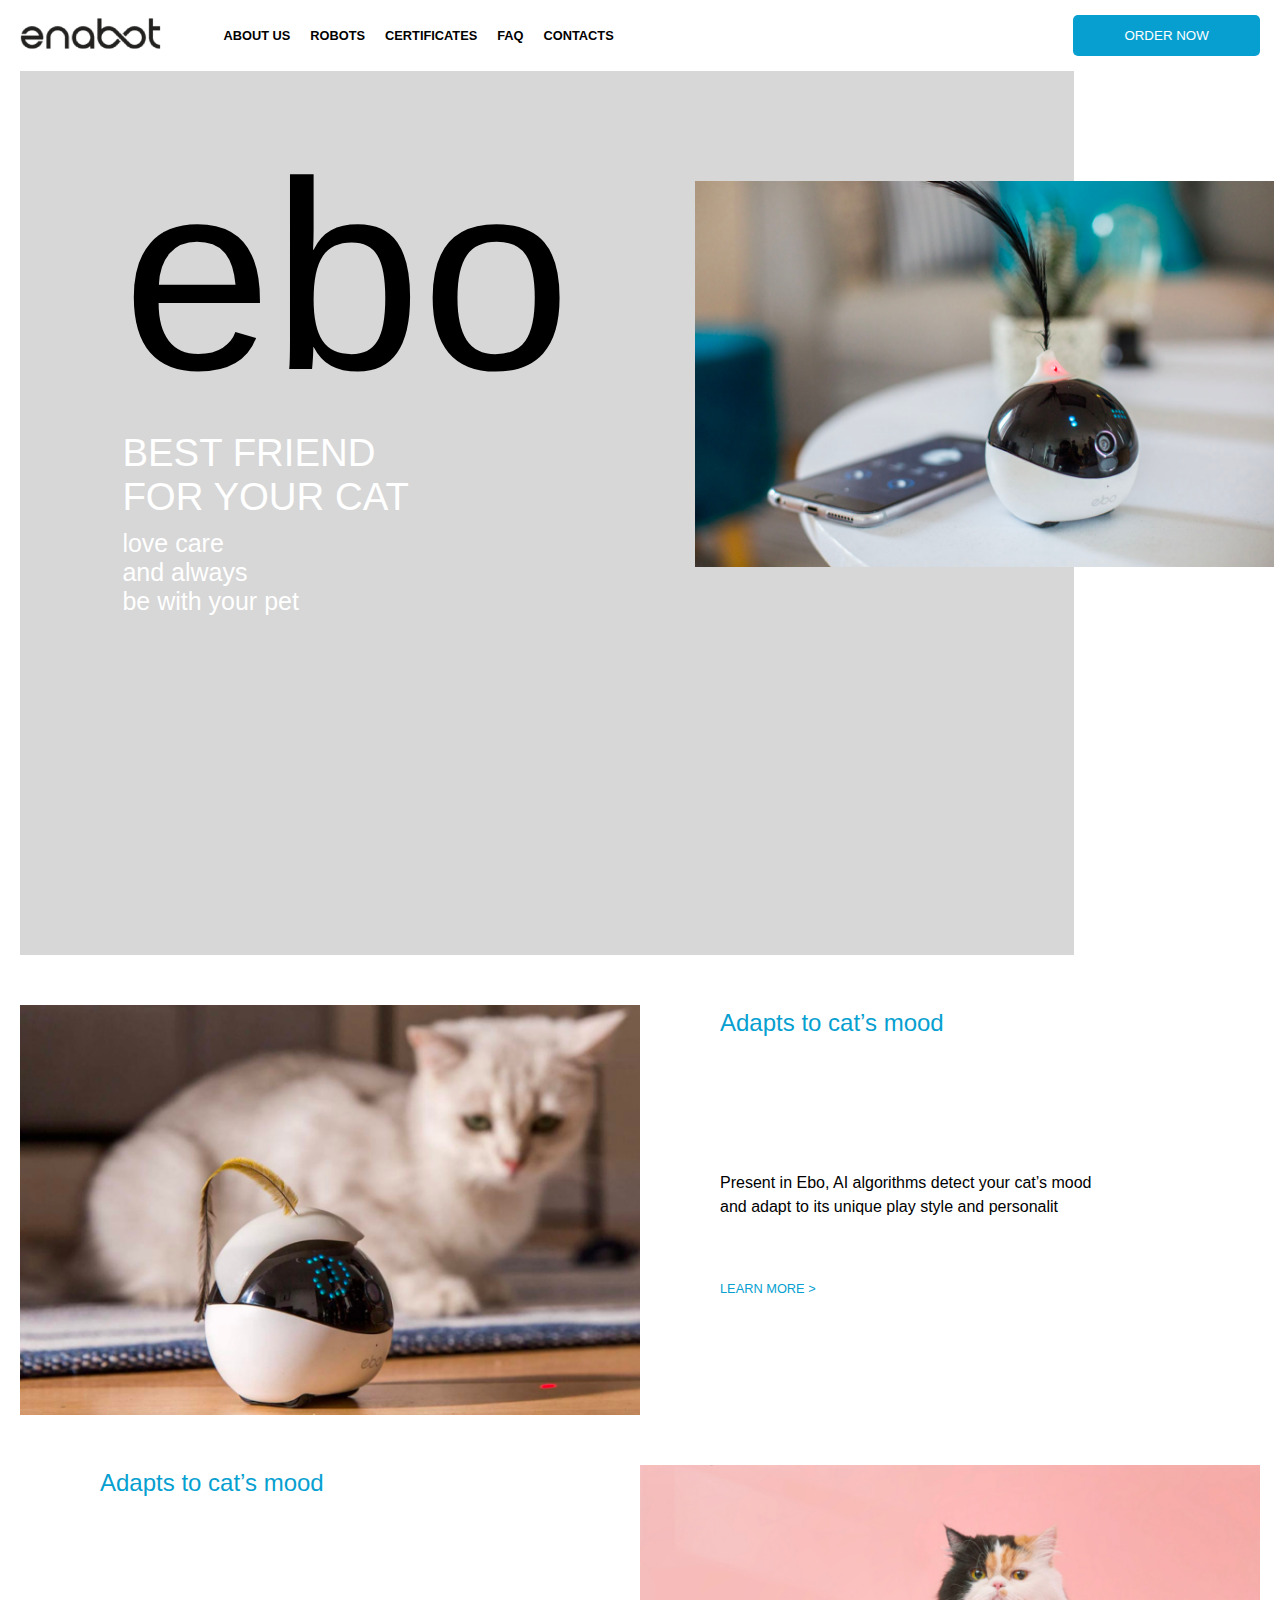
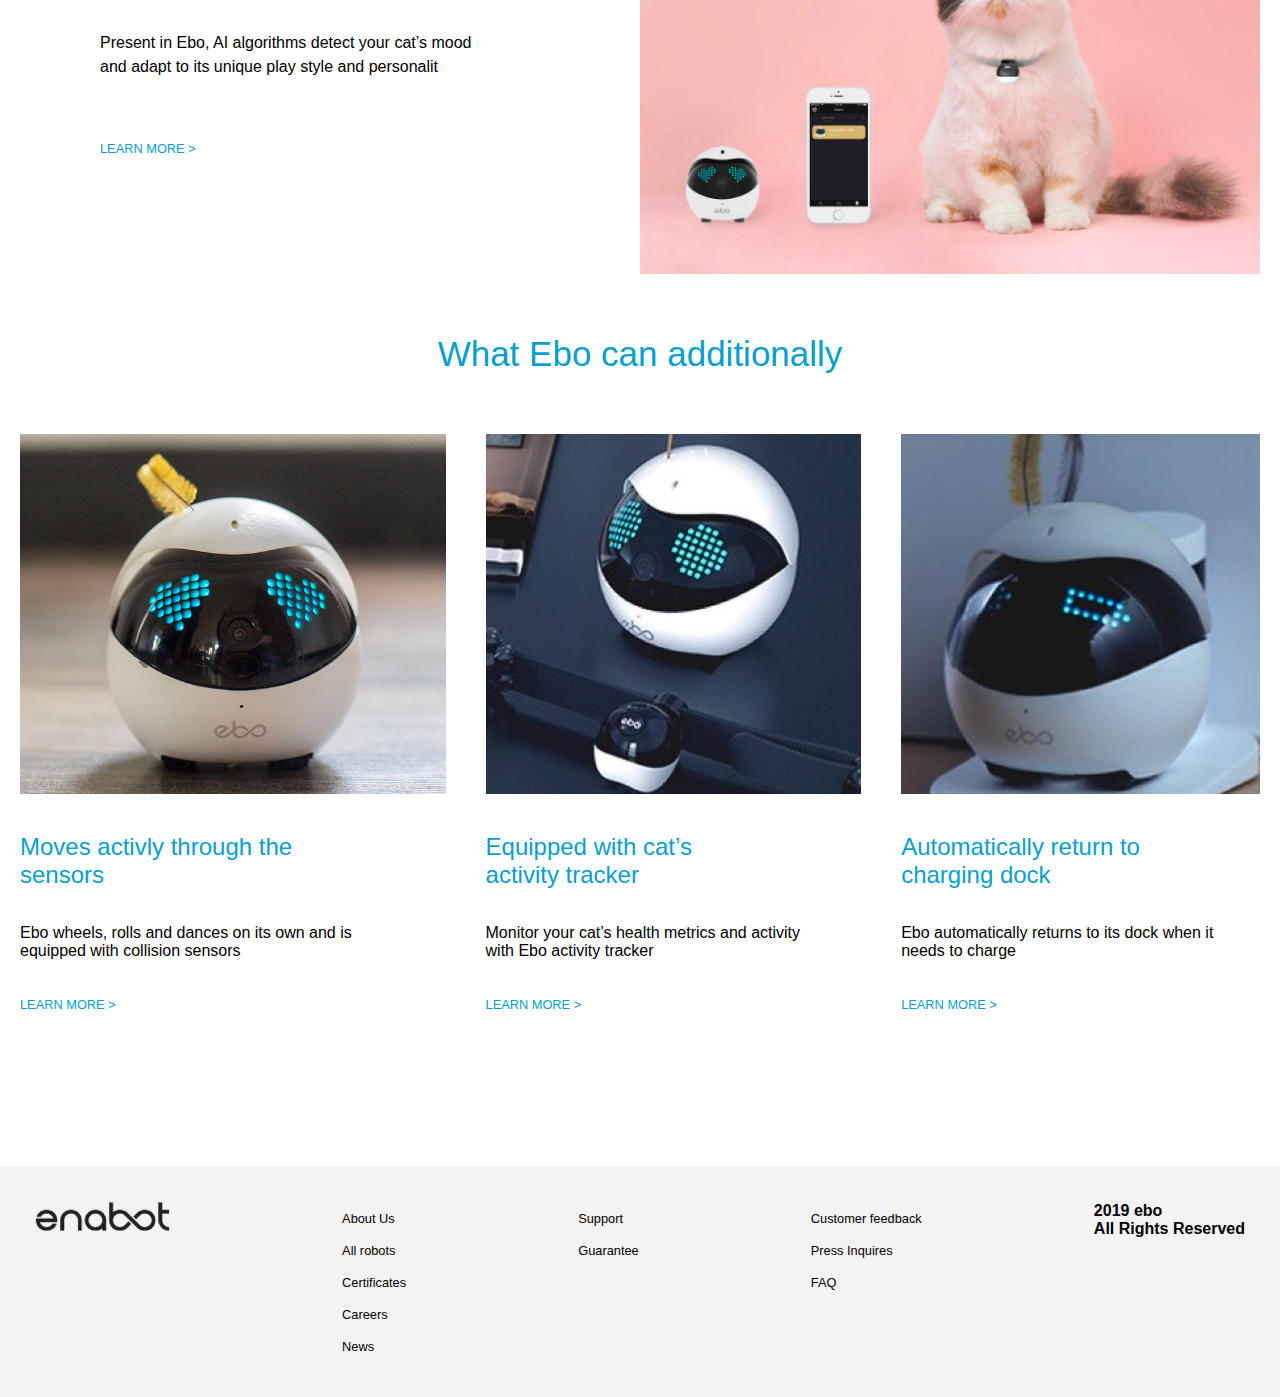
<file: FL19_HW4/homework/index.html>
<!DOCTYPE html>
<html lang="en">
<head>
  <meta charset="utf-8">
  <meta http-equiv="X-UA-Compatible" content="IE=edge">
  <meta name="viewport" content="width=device-width, initial-scale=1">

  <title>CSS Layouts</title>

  <link rel="stylesheet" href="http://fonts.googleapis.com/css?family=Open+Sans:300,400">
  <link rel="stylesheet" href="css/style.css">

</head>
<body>

  <div class="wrapper">

    <div class="sidebar">
      <nav class="main-nav">
        <div class="logo">
          <img src="img/logo.png" width="100" alt="logo">
        </div>
        <ul>
          <li class="nav-item"><a href="#" class="nav-item-link">about us</a></li>
          <li class="nav-item"><a href="#" class="nav-item-link">robots</a></li>
          <li class="nav-item"><a href="#" class="nav-item-link">certificates</a></li>
          <li class="nav-item"><a href="#" class="nav-item-link">faq</a></li>
          <li class="nav-item"><a href="#" class="nav-item-link">contacts</a></li>
        </ul>
        <div class="order">
          <a href ="#">
            <button type="button" class="btn">order now</button>
          </a>
        </div>
      </nav>
    </div>
    <main>
      <div class="banner">
        <div class="main-content">
          <div class="main-box">
            <h1 class="tittle">ebo</h1>
            <p>Best friend <br>for your cat</p>
            <p>love care <br>and always <br>be with your pet</p>
          </div>
            <div class="img-fluid">
              <img src="img/main.png" alt="image">
            </div>
          </div>
      </div>
    </main>
    <section>
      <div class="conteiner">
        <img src="img/cat1.png" alt="Image" class="img-conteiner">
        <div class="content">
          <h2>Adapts to cat’s mood</h2>
          <p>Present in Ebo, AI algorithms detect your cat’s mood and adapt to its unique play style and personalit</p>
          <a href="#" class="link">Learn more ></a>
        </div>
      </div>
    </section>
      
    <section>
      <div class="conteiner">
        <div class="content">
          <h2>Adapts to cat’s mood</h2>
          <p>Present in Ebo, AI algorithms detect your cat’s mood and adapt to its unique play style and personalit</p>
          <a href="#" class="link">Learn more ></a>
        </div>
        <img src="img/cat2.png" alt="Image" class="img-conteiner">
    </div>
    </section>

    <section>
      <div class="additional">
        <h2>What Ebo can additionally</h2>
      </div>
      <div class="boxes">
        <div  class="content-box">
          <img src="img/ebo1.jpg" alt="Image" class="img-box">
          <div class="content-add">
            <h2>Moves activly through the sensors</h2>
            <p>Ebo wheels, rolls and dances on its own and is equipped with collision sensors</p>
            <a href="#" class="link">Learn more ></a>
          </div>
        </div>  
        <div  class="content-box padding">
          <img src="img/ebo2.jpg" alt="Image" class="img-box">
          <div class="content-add">
            <h2>Equipped with cat’s activity tracker</h2>
            <p>Monitor your cat’s health metrics and activity with Ebo activity tracker</p>
            <a href="#" class="link">Learn more ></a>
          </div>
        </div>  
        <div  class="content-box">
          <img src="img/ebo3.jpg" alt="Image" class="img-box">
          <div class="content-add">
            <h2>Automatically return to charging dock</h2>
            <p>Ebo automatically returns to its dock when it needs to charge</p>
            <a href="#" class="link">Learn more ></a>
          </div>
        </div> 
      </div> 
    </section>
  </div>
  <footer>
    <div class="footer-content">
      <div class="footer-logo">
        <img src="img/logo.png" width="100" alt="logo">
      </div>
      <ul class="info">
        <li class="item"><a href="#" class="item-link">About Us</a></li>
        <li class="item"><a href="#" class="item-link">All robots</a></li>
        <li class="item"><a href="#" class="item-link">Certificates</a></li>
        <li class="item"><a href="#" class="item-link">Careers</a></li>
        <li class="item"><a href="#" class="item-link">News</a></li>
      </ul>
      <ul class="info">
        <li class="item"><a href="#" class="item-link">Support</a></li>
        <li class="item"><a href="#" class="item-link">Guarantee</a></li>
      </ul>
      <ul class="info">
        <li class="item"><a href="#" class="item-link">Customer feedback</a></li>
        <li class="item"><a href="#" class="item-link">Press Inquires</a></li>
        <li class="item"><a href="#" class="item-link">FAQ</a></li>
      </ul>
      <div class="footer-info">
        <p>2019 ebo</p>
        <p>All Rights Reserved</p>
      </div>
    </div>
  </footer>

</body>
</file>
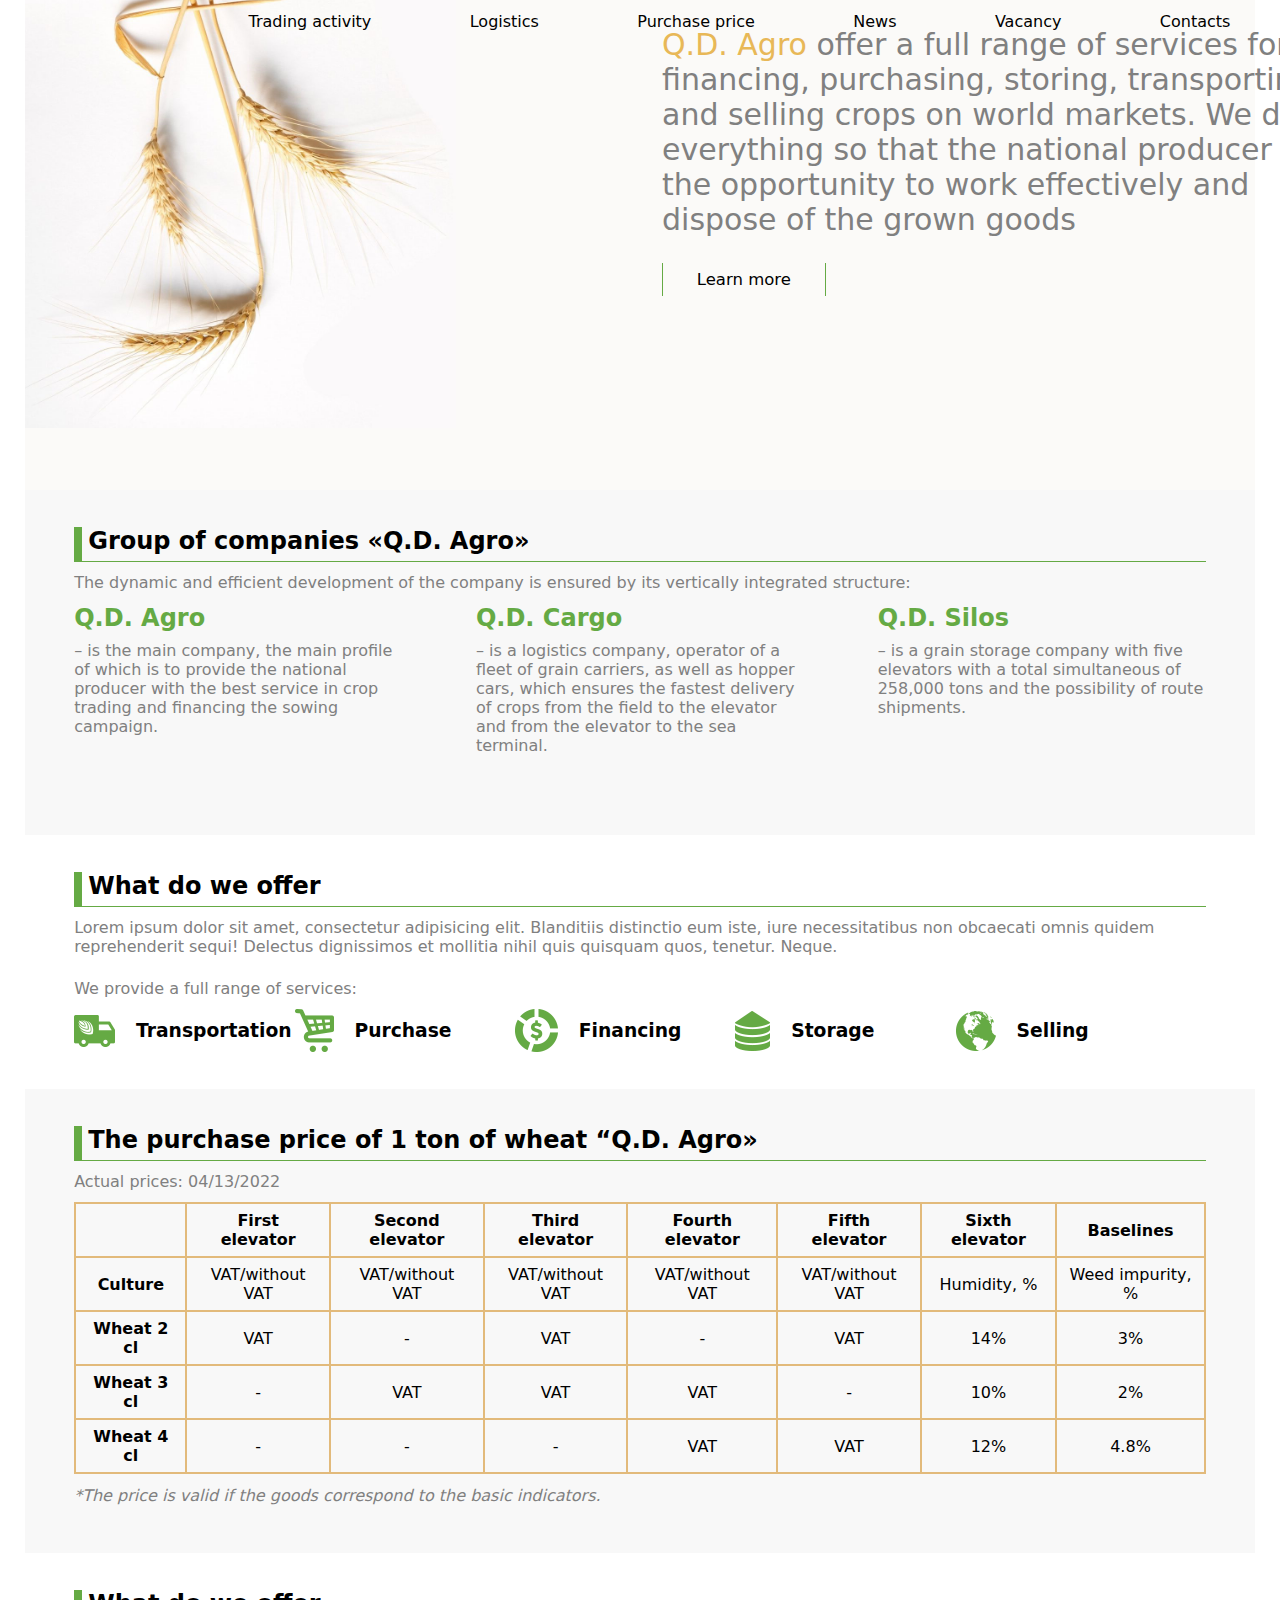
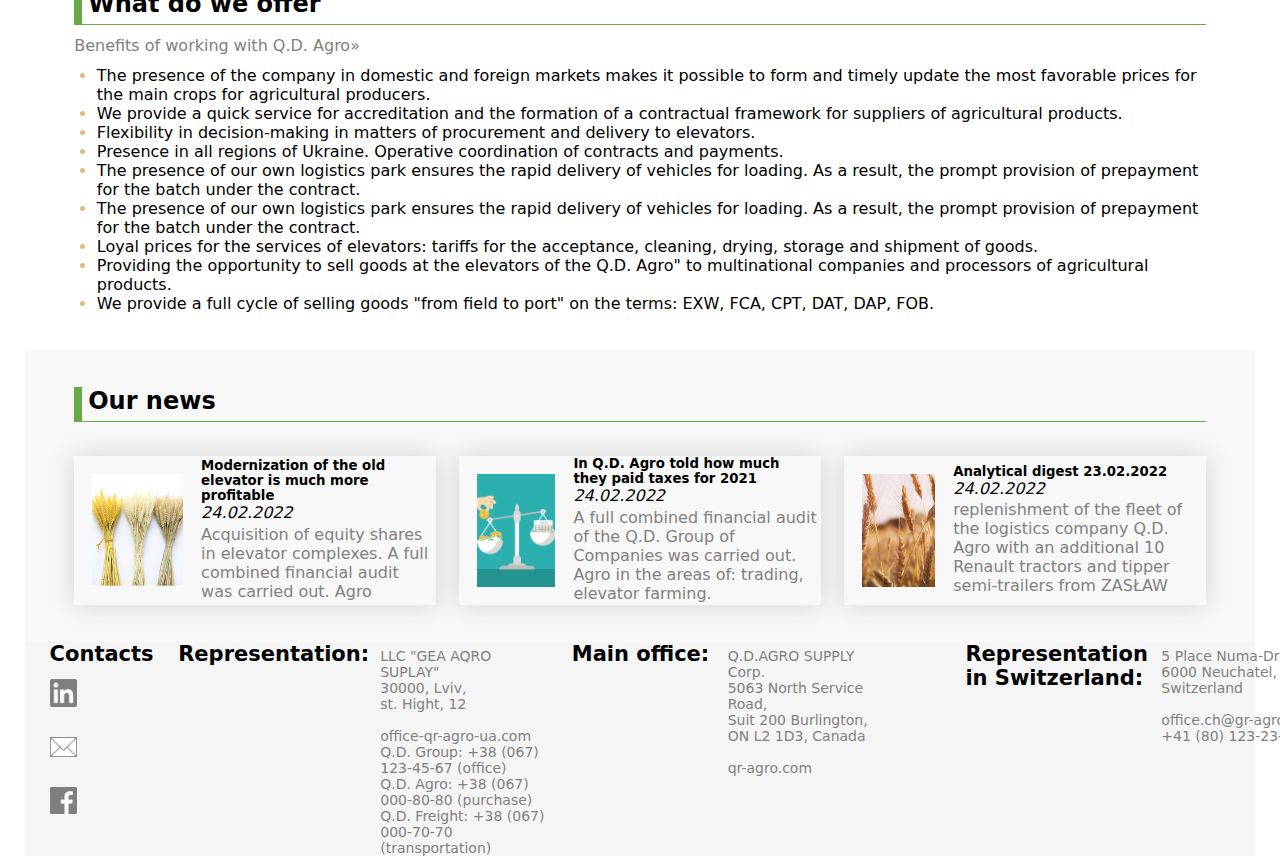
<file: FL19_HW5/homework/index.html>
<!DOCTYPE html>
<html lang="en">

<head>
    <meta charset="UTF-8">
    <meta name="viewport" content="width=device-width, initial-scale=1.0">
    <meta http-equiv="X-UA-Compatible" content="ie=edge">
    <title>Responsive Design</title>

    <link rel="stylesheet" type="text/css" href="./css/style.css">
</head>
<body>

<div class="wrapper">
    
    <div class="sidebar">
        <nav>
            <ul class="main-nav">
               <li class="nav-item"><a href="#" class="nav-item-link">Trading activity</a></li>
               <li class="nav-item"><a href="#" class="nav-item-link">Logistics</a></li>
               <li class="nav-item"><a href="#" class="nav-item-link">Purchase price</a></li>
               <li class="nav-item margin"><a href="#" class="nav-item-link">News</a></li>
               <li class="nav-item margin"><a href="#" class="nav-item-link">Vacancy</a></li>
               <li class="nav-item margin"><a href="#" class="nav-item-link">Contacts</a></li>
            </ul>
        </nav>

        <main>
          <div class="banner">
            <div class="img-backgraund">
              <img src="img/wheat.jpg" alt="image">
            </div>
            <div class="main-content">
              
                <p><span>Q.D. Agro</span> offer a full range of services for financing, purchasing, storing,
            transporting and selling crops on world markets.
            We do everything so that the national producer has the opportunity to work effectively and dispose of the grown goods</p>
              <div class="link">
                <a href="#" class="learn-more" >Learn more</a>
              </div>
              </div>
          </div>
        </main>
    </div>
    <div class="container">
        <section class="grey">
            <h2 class="tittle">Group of companies «Q.D. Agro»</h2>
            <p class="p">The dynamic and efficient development of the company is ensured by its vertically integrated structure:</p>
            <div class="group-main">
                <div class="group-company">
                    <h2>Q.D. Agro</h2>
                    <p>– is the main company, the main profile of which is to provide the national producer
                        with the best service in crop trading and financing the sowing campaign.</p>
                </div>
                <div class="group-company">
                    <h2>Q.D. Cargo</h2>
                    <p>– is a logistics company, operator of a fleet of grain carriers,
                        as well as hopper cars, which ensures the fastest delivery of
                        crops from the field to the elevator and from the elevator to the sea terminal.</p>
                </div>
                <div class="group-company">
                    <h2>Q.D. Silos</h2>
                    <p>– is a grain storage company with five elevators with a total simultaneous
                        of 258,000 tons and the possibility of route shipments.</p>
                </div>
            </div>
        </section>
            
        <section>
            <h2>What do we offer</h2>
            <p>Lorem ipsum dolor sit amet, consectetur adipisicing elit.
                Blanditiis distinctio eum iste, iure necessitatibus non obcaecati omnis
                quidem reprehenderit sequi! Delectus dignissimos et mollitia nihil quis quisquam quos,
                tenetur. Neque.</p>
            <p>We provide a full range of services:</p>
            <div class="icon-box">
                <div class="icon">
                    <img src="img/icon/car.png" alt="image">
                    <h3 class="icon-tittle">Transportation</h3>
                </div>
                <div class="icon">
                    <img src="img/icon/cart.png" alt="image">
                    <h3 class="icon-tittle">Purchase</h3>
                </div>
                <div class="icon">
                    <img src="img/icon/dollar.png" alt="image">
                    <h3 class="icon-tittle">Financing</h3>
                </div>
                <div class="icon">
                    <img src="img/icon/pie.png" alt="image">
                    <h3 class="icon-tittle">Storage</h3>
                </div>
                <div class="icon">
                    <img src="img/icon/planet.png" alt="image">
                    <h3 class="icon-tittle">Selling</h3>
                </div>
            </div>
        </section>

        <section class="grey table">
            <h2>The purchase price of 1 ton of wheat “Q.D. Agro»</h2>
            <p>Actual prices: 04/13/2022</p>
            <table>
              <thead>
                <tr>
                  <th></th>
                  <th>First elevator</th>
                  <th>Second elevator </th>
                  <th>Third elevator</th>
                  <th>Fourth elevator</th>
                  <th>Fifth elevator</th>
                  <th>Sixth elevator</th>
                  <th>Baselines</th>
                </tr>
                <tr>
                  <td>Culture</td>
                  <td>VAT/without VAT</td>
                  <td>VAT/without VAT </td>
                  <td>VAT/without VAT</td>
                  <td>VAT/without VAT</td>
                  <td>VAT/without VAT </td>
                  <td>Humidity, %</td>
                  <td>Weed impurity, %</td>
                </tr>
                <tr>
                  <td>Wheat 2 cl</td>
                  <td>VAT</td>
                  <td>-</td>
                  <td>VAT</td>
                  <td>-</td>
                  <td>VAT</td>
                  <td>14%</td>
                  <td>3%</td>
                </tr>
                <tr>
                  <td>Wheat 3 cl</td>
                  <td>-</td>
                  <td>VAT</td>
                  <td>VAT</td>
                  <td>VAT</td>
                  <td>-</td>
                  <td>10%</td>
                  <td>2%</td>
                </tr>
                <tr>
                  <td>Wheat 4 cl</td>
                  <td>-</td>
                  <td>-</td>
                  <td>-</td>
                  <td>VAT</td>
                  <td>VAT</td>
                  <td>12%</td>
                  <td>4.8%</td>
                </tr>
              </thead>
            </table>
            <p><em>*The price is valid if the goods correspond to the basic indicators. </em></p>
        </section>

        <section>
            <h2>What do we offer</h2>
            <p>Benefits of working with Q.D. Agro»</p>
            <ul class="offer">
               <li class="offer-item">The presence of the company in domestic and foreign markets makes it possible to form and timely update the most favorable prices for the main crops for agricultural producers.</li>
               <li class="offer-item">We provide a quick service for accreditation and the formation of a contractual framework for suppliers of agricultural products.</li>
               <li class="offer-item">Flexibility in decision-making in matters of procurement and delivery to elevators.</li>
               <li class="offer-item">Presence in all regions of Ukraine. Operative coordination of contracts and payments.</li>
               <li class="offer-item">The presence of our own logistics park ensures the rapid delivery of vehicles for loading. As a result, the prompt provision of prepayment for the batch under the contract.</li>
               <li class="offer-item">The presence of our own logistics park ensures the rapid delivery of vehicles for loading. As a result, the prompt provision of prepayment for the batch under the contract.</li>
               <li class="offer-item">Loyal prices for the services of elevators: tariffs for the acceptance, cleaning, drying, storage and shipment of goods.</li>
               <li class="offer-item">Providing the opportunity to sell goods at the elevators of the Q.D. Agro" to multinational companies and processors of agricultural products.</li>
               <li class="offer-item">We provide a full cycle of selling goods "from field to port" on the terms: EXW, FCA, CPT, DAT, DAP, FOB.</li>
            </ul>
        </section>

        <section class="grey">
            <h2>Our news </h2>
            <div class="group">
                <div class="company">
                    <div class="company-img">
                        <img src="img/wheat-1.jpg" alt="image">
                    </div>
                    <div class="group-item">
                        <h5>Modernization of the old elevator is much more profitable</h5>
                        <em>24.02.2022</em>
                        <p>Acquisition of equity shares in elevator complexes. A full combined financial audit was carried out. Agro</p>
                    </div>
                </div>
                <div class="company">
                    <div class="company-img">
                        <img src="img/tax.png" alt="image">
                    </div>
                    <div class="group-item">
                        <h5>In Q.D. Agro told how much they paid taxes for 2021</h5>
                        <em>24.02.2022</em>
                        <p>A full combined financial audit of the Q.D. Group of Companies was carried out. Agro in the areas of: trading, elevator farming.</p>
                    </div>
                </div>
                <div class="company">
                    <div class="company-img">
                        <img src="img/wheat-2.jpg" alt="image">
                    </div>
                    <div class="group-item">
                        <h5>Analytical digest 23.02.2022</h5>
                        <em>24.02.2022</em>
                        <p>replenishment of the fleet of the logistics company Q.D. Agro with an additional 10 Renault tractors and tipper semi-trailers from ZASŁAW</p>
                    </div>
                </div>
            </div>
        </section>

        <footer>
            <div class="footer-items">
                <div class="contacts">
                    <h2>Contacts</h2>
                    <div class="contacts-icon">
                        <img src="img/network/linkedin.png" alt="image">
                        <img src="img/network/envelope.png" alt="image">
                        <img src="img/network/fb_icon.png" alt="image">
                    </div>
                </div>
                <div class="representation">
                    <h2>Representation:</h2>
                    <div class="representation-item">
                        <div class="footer-item">LLC "GEA AQRO SUPLAY"</div>
                        <div class="footer-item">30000, Lviv,</div>
                        <div class="footer-item">st. Hight, 12</div>
                        <br>
                        <div class="footer-item">office-qr-agro-ua.com</div>
                        <div class="footer-item">Q.D. Group: +38 (067) 123-45-67 (office)</div>
                        <div class="footer-item">Q.D. Agro: +38 (067) 000-80-80 (purchase)</div>
                        <div class="footer-item">Q.D. Freight: +38 (067) 000-70-70</div>
                        <div class="footer-item">(transportation)</div>
                    </div>
                </div>
                <div class="representation">
                    <h2>Main office:</h2>
                    <div class="representation-office">
                        <div class="footer-item">Q.D.AGRO SUPPLY Corp.</div>
                        <div class="footer-item">5063 North Service Road,</div>
                        <div class="footer-item">Suit 200 Burlington,</div>
                        <div class="footer-item">ON L2 1D3, Canada</div>
                        <br><div class="footer-item">qr-agro.com </div>
                    </div>
                </div>
                <div class="representation">
                    <h2>Representation in Switzerland:</h2>
                    <div class="representation-switzerland">
                        <div class="footer-item">5 Place Numa-Droz,</div>
                        <div class="footer-item">6000 Neuchatel,</div>
                        <div class="footer-item">Switzerland</div>
                        <br>
                        <div class="footer-item">office.ch@gr-agro.com</div>
                        <div class="footer-item">+41 (80) 123-23-24</div>
                    </div>
                </div>
            </div>
        </footer>

    </div>
</div>

</body>
</html>
</file>
<file: FL19_HW1/homework/style.css>
html, body, div, span, applet, object, iframe, h1, h2, h3, h4, h5, h6, p, blockquote, pre, a, abbr, acronym, address, big, cite, code, del, dfn, em, font, img, ins, kbd, q, s, samp, small, strike, strong, sub, sup, tt, var, b, u, i, center, dl, dt, dd, ol, ul, li, fieldset, form, label, legend, table, caption, tbody, tfoot, thead, tr, th, td {
    background: transparent;
    border: 0;
    margin: 0;
    padding: 0;
    vertical-align: baseline;
}
body {
    line-height: 1;
}
h1, h2, h3, h4, h5, h6 {
    clear: both;
    font-weight: normal;
}
ol, ul {
    list-style: none;
}
blockquote {
    quotes: none;
}
blockquote:before, blockquote:after {
    content: '';
    content: none;
}
del {
    text-decoration: line-through;
}
table {
    border-collapse: collapse;
    border-spacing: 0;
}
a img {
    border: 0;
}
#container {
    float: left;
    margin: 0 -240px 0 0;
    width: 100%}
#primary, #secondary {
    float: right;
    overflow: hidden;
    width: 220px;
}
#secondary {
    clear: right;
}
#footer {
    clear: both;
    width: 100%}
.one-column #content {
    margin: 0 auto;
    width: 640px;
}
.single-attachment #content {
    margin: 0 auto;
    width: 900px;
}
body, input, textarea, .page-title span, .pingback a.url {
    font-family: Georgia, "Bitstream Charter", serif;
}
h3#comments-title, h3#reply-title, #access .menu, #access div.menu ul, #cancel-comment-reply-link, .form-allowed-tags, #site-info, #site-title, #wp-calendar, .comment-meta, .comment-body tr th, .comment-body thead th, .entry-content label, .entry-content tr th, .entry-content thead th, .entry-meta, .entry-title, .entry-utility, #respond label, .navigation, .page-title, .pingback p, .reply, .widget-title, .wp-caption-text {
    font-family: "Helvetica Neue", Arial, Helvetica, "Nimbus Sans L", sans-serif;
}
input[type="submit"] {
    font-family: "Helvetica Neue", Arial, Helvetica, "Nimbus Sans L", sans-serif;
}
pre {
    font-family: "Courier 10 Pitch", Courier, monospace;
}
code {
    font-family: Monaco, Consolas, "Andale Mono", "DejaVu Sans Mono", monospace;
}
#access .menu-header, div.menu, #colophon, #branding, #main, #wrapper {
    margin: 0 auto;
    width: 940px;
}
#wrapper {
    background: #fff;
    margin-top: 20px;
    padding: 0 20px;
}
#footer-widget-area {
    overflow: hidden;
}
#footer-widget-area .widget-area {
    float: left;
    margin-right: 20px;
    width: 220px;
}
#footer-widget-area #fourth {
    margin-right: 0;
}
#site-info {
    float: left;
    font-size: 14px;
    font-weight: bold;
    width: 700px;
}
#site-generator {
    float: right;
    width: 220px;
}
body {
    background: #f1f1f1;
}
body, input, textarea {
    color: #666;
    font-size: 12px;
    line-height: 18px;
}
hr {
    background-color: #e7e7e7;
    border: 0;
    clear: both;
    height: 1px;
    margin-bottom: 18px;
}
p {
    margin-bottom: 18px;
}
ul {
    list-style: disc;
    margin: 0 0 18px 1.5em;
}
ol {
    list-style: decimal;
    margin: 0 0 18px 1.5em;
}
ol ol {
    list-style: upper-alpha;
}
ol ol ol {
    list-style: lower-roman;
}
ol ol ol ol {
    list-style: lower-alpha;
}
ul ul, ol ol, ul ol, ol ul {
    margin-bottom: 0;
}
dl {
    margin: 0 0 24px 0;
}
dt {
    font-weight: bold;
}
dd {
    margin-bottom: 18px;
}
strong {
    font-weight: bold;
}
cite, em, i {
    font-style: italic;
}
big {
    font-size: 131.25%}
ins {
    background: #ffc;
    text-decoration: none;
}
blockquote {
    font-style: italic;
    padding: 0 2em 1em;
}
blockquote cite, blockquote em, blockquote i {
    font-style: normal;
}
pre {
    background: #f7f7f7;
    color: #222;
    line-height: 18px;
    margin-bottom: 18px;
    overflow: auto;
    padding: 1.5em;
}
abbr, acronym {
    cursor: help;
}
sup, sub {
    height: 0;
    line-height: 1;
    position: relative;
    vertical-align: baseline;
}
sup {
    bottom: 1ex;
}
sub {
    top: .5ex;
}
small {
    font-size: smaller;
}
input {
    margin-bottom: 10px;
}
input[type="text"], input[type="password"], input[type="email"], input[type="url"], input[type="number"], textarea {
    background: #f9f9f9;
    border: 1px solid #ccc;
    box-shadow: inset 1px 1px 1px rgba(0, 0, 0, 0.1);
    -moz-box-shadow: inset 1px 1px 1px rgba(0, 0, 0, 0.1);
    -webkit-box-shadow: inset 1px 1px 1px rgba(0, 0, 0, 0.1);
    padding: 2px;
}
input[type=radio] {
    width: 20px;
}
    
a:link {
    color: #06c;
}
a:visited {
    color: #743399;
}
a:active, a:hover {
    color: #ff4b33;
}
.screen-reader-text {
    clip: rect(1px, 1px, 1px, 1px);
    overflow: hidden;
    position: absolute !important;
    height: 1px;
    width: 1px;
}
#header {
    padding: 30px 0 0 0;
}
#site-title {
    float: left;
    font-size: 30px;
    line-height: 36px;
    margin: 0 0 18px 0;
    width: 700px;
}
#site-title a {
    color: #000;
    font-weight: bold;
    text-decoration: none;
}
#site-description {
    color: #000;
    clear: right;
    float: right;
    font-style: italic;
    margin: 15px 0 18px 0;
    opacity: .65;
    width: 220px;
}
#branding img {
    border-top: 4px solid #000;
    border-bottom: 1px solid #000;
    display: block;
    float: left;
}
#access {
    background: #000;
    display: block;
    float: left;
    margin: 0 auto;
    width: 940px;
}
#access .menu-header, div.menu {
    font-size: 13px;
    margin-left: 12px;
    width: 928px;
}
#access .menu-header ul, div.menu ul {
    list-style: none;
    margin: 0;
}
#access .menu-header li, div.menu li {
    float: left;
    position: relative;
}
#access a {
    color: #aaa;
    display: block;
    line-height: 38px;
    padding: 0 10px;
    text-decoration: none;
}
#access ul ul {
    box-shadow: 0 3px 3px rgba(0, 0, 0, 0.2);
    -moz-box-shadow: 0 3px 3px rgba(0, 0, 0, 0.2);
    -webkit-box-shadow: 0 3px 3px rgba(0, 0, 0, 0.2);
    display: none;
    position: absolute;
    top: 38px;
    left: 0;
    float: left;
    width: 180px;
    z-index: 99999;
}
#access ul ul li {
    min-width: 180px;
}
#access ul ul ul {
    left: 100%;
    top: 0;
}
#access ul ul a {
    background: #333;
    line-height: 1em;
    padding: 10px;
    width: 160px;
    height: auto;
}
#access li:hover>a, #access ul ul:hover>a {
    background: #333;
    color: #fff;
}
#access ul li:hover>ul {
    display: block;
}
#access ul li.current_page_item>a, #access ul li.current_page_ancestor>a, #access ul li.current-menu-ancestor>a, #access ul li.current-menu-item>a, #access ul li.current-menu-parent>a {
    color: #fff;
}
* html #access ul li.current_page_item a, * html #access ul li.current_page_ancestor a, * html #access ul li.current-menu-ancestor a, * html #access ul li.current-menu-item a, * html #access ul li.current-menu-parent a, * html #access ul li a:hover {
    color: #fff;
}
#main {
    clear: both;
    overflow: hidden;
    padding: 40px 0 0 0;
}
#content {
    margin-bottom: 36px;
}
#content, #content input, #content textarea {
    color: #333;
    font-size: 16px;
    line-height: 24px;
}
#content p, #content ul, #content ol, #content dd, #content pre, #content hr {
    margin-bottom: 24px;
}
#content ul ul, #content ol ol, #content ul ol, #content ol ul {
    margin-bottom: 0;
}
#content pre, #content kbd, #content tt, #content var {
    font-size: 15px;
    line-height: 21px;
}
#content code {
    font-size: 13px;
}
#content dt, #content th {
    color: #000;
}
#content h1, #content h2, #content h3, #content h4, #content h5, #content h6 {
    color: #000;
    line-height: 1.5em;
    margin: 0 0 20px 0;
}
#content table {
    border: 1px solid #e7e7e7;
    margin: 0 -1px 24px 0;
    text-align: left;
    width: 100%}
#content tr th, #content thead th {
    color: #777;
    font-size: 12px;
    font-weight: bold;
    line-height: 18px;
    padding: 9px 24px;
    border-right: 1px solid #e7e7e7;
}
#content tr td {
    border-top: 1px solid #e7e7e7;
    padding: 6px 24px;
    border-right: 1px solid #e7e7e7;
}
#content tr.odd td {
    background: #f2f7fc;
}
.hentry {
    margin: 0 0 48px 0;
}
.home .sticky {
    background: #f2f7fc;
    border-top: 4px solid #000;
    margin-left: -20px;
    margin-right: -20px;
    padding: 18px 20px;
}
.single .hentry {
    margin: 0 0 36px 0;
}
.page-title {
    color: #000;
    font-size: 14px;
    font-weight: bold;
    margin: 0 0 36px 0;
}
.page-title span {
    color: #333;
    font-size: 16px;
    font-style: italic;
    font-weight: normal;
}
.page-title a:link, .page-title a:visited {
    color: #777;
    text-decoration: none;
}
.page-title a:active, .page-title a:hover {
    color: #ff4b33;
}
#content .entry-title {
    color: #000;
    font-size: 21px;
    font-weight: bold;
    line-height: 1.3em;
    margin-bottom: 0;
}
.entry-title a:link, .entry-title a:visited {
    color: #000;
    text-decoration: none;
}
.entry-title a:active, .entry-title a:hover {
    color: #ff4b33;
}
.entry-meta {
    color: #777;
    font-size: 12px;
}
.entry-meta abbr, .entry-utility abbr {
    border: 0;
}
.entry-meta abbr:hover, .entry-utility abbr:hover {
    border-bottom: 1px dotted #666;
}
.single-author .by-author {
    position: absolute !important;
    clip: rect(1px 1px 1px 1px);
    clip: rect(1px, 1px, 1px, 1px);
}
.entry-content, .entry-summary {
    clear: both;
    padding: 12px 0 0 0;
}
.entry-content .more-link {
    white-space: nowrap;
}
#content .entry-summary p:last-child {
    margin-bottom: 12px;
}
.entry-content fieldset {
    border: 1px solid #e7e7e7;
    margin: 0 0 24px 0;
    padding: 24px;
}
.entry-content fieldset legend {
    background: #fff;
    color: #000;
    font-weight: bold;
    padding: 0 24px;
}
.entry-content input {
    margin: 0 0 24px 0;
}
.entry-content input.file, .entry-content input.button {
    margin-right: 24px;
}
.entry-content label {
    color: #777;
    font-size: 12px;
}
.entry-content select {
    margin: 0 0 24px 0;
}
.entry-content sup, .entry-content sub {
    font-size: 10px;
}
.entry-content blockquote.left {
    float: left;
    margin-left: 0;
    margin-right: 24px;
    text-align: right;
    width: 33%}
.entry-content blockquote.right {
    float: right;
    margin-left: 24px;
    margin-right: 0;
    text-align: left;
    width: 33%}
.page-link {
    clear: both;
    color: #000;
    font-weight: bold;
    line-height: 48px;
    word-spacing: .5em;
}
.page-link a:link, .page-link a:visited {
    background: #f1f1f1;
    color: #333;
    font-weight: normal;
    padding: .5em .75em;
    text-decoration: none;
}
.home .sticky .page-link a {
    background: #d9e8f7;
}
.page-link a:active, .page-link a:hover {
    color: #ff4b33;
}
body.page .edit-link {
    clear: both;
    display: block;
}
#entry-author-info {
    background: #f2f7fc;
    border-top: 4px solid #000;
    clear: both;
    font-size: 14px;
    line-height: 20px;
    margin: 24px 0;
    overflow: hidden;
    padding: 18px 20px;
}
#entry-author-info #author-avatar {
    background: #fff;
    border: 1px solid #e7e7e7;
    float: left;
    height: 60px;
    margin: 0 -104px 0 0;
    padding: 11px;
}
#entry-author-info #author-description {
    float: left;
    margin: 0 0 0 104px;
}
#entry-author-info h2 {
    color: #000;
    font-size: 100%;
    font-weight: bold;
    margin-bottom: 0;
}
.entry-utility {
    clear: both;
    color: #777;
    font-size: 12px;
    line-height: 18px;
}
.entry-meta a, .entry-utility a {
    color: #777;
}
.entry-meta a:hover, .entry-utility a:hover {
    color: #ff4b33;
}
#content .video-player {
    padding: 0;
}
.format-standard .wp-video, .format-standard .wp-audio-shortcode, .format-audio .wp-audio-shortcode, .format-standard .video-player {
    margin-bottom: 24px;
}
.home #content .format-aside p, .home #content .category-asides p {
    font-size: 14px;
    line-height: 20px;
    margin-bottom: 10px;
    margin-top: 0;
}
.format-gallery .size-thumbnail img, .category-gallery .size-thumbnail img {
    border: 10px solid #f1f1f1;
    margin-bottom: 0;
}
.format-gallery .gallery-thumb, .category-gallery .gallery-thumb {
    float: left;
    margin-right: 20px;
    margin-top: -4px;
}
.home #content .format-gallery .entry-utility, .home #content .category-gallery .entry-utility {
    padding-top: 4px;
}
.attachment .entry-content .entry-caption {
    font-size: 140%;
    margin-top: 24px;
}
.attachment .entry-content .nav-previous a:before {
    content: '\2190\00a0'}
.attachment .entry-content .nav-next a:after {
    content: '\00a0\2192'}
#content img.size-auto, #content img.size-full, #content img.size-large, #content img.size-medium, #content .entry-attachment img, #content .widget-container img {
    max-width: 100%;
    height: auto;
}
#ie8 #content img.size-auto, #ie8 #content img.size-full, #ie8 #content img.size-large, #ie8 #content img.size-medium, #ie8 #content .entry-attachment img {
    width: auto;
}
.alignleft, img.alignleft {
    display: inline;
    float: left;
    margin-right: 24px;
    margin-top: 4px;
}
.alignright, img.alignright {
    display: inline;
    float: right;
    margin-left: 24px;
    margin-top: 4px;
}
.aligncenter, img.aligncenter {
    clear: both;
    display: block;
    margin-left: auto;
    margin-right: auto;
}
img.alignleft, img.alignright, img.aligncenter {
    margin-bottom: 12px;
}
.wp-caption {
    background: #f1f1f1;
    line-height: 18px;
    margin-bottom: 20px;
    max-width: 100%;
    padding: 4px;
    text-align: center;
}
.wp-caption img {
    margin: 5px 5px 0;
    max-width: 622px;
}
.wp-caption p.wp-caption-text {
    color: #777;
    font-size: 12px;
    margin: 5px;
}
.wp-smiley {
    margin: 0;
}
.gallery {
    margin: 0 auto 18px;
}
.gallery .gallery-item {
    float: left;
    margin-top: 0;
    text-align: center;
}
.gallery-columns-1 .gallery-item {
    width: 100%}
.gallery-columns-2 .gallery-item {
    width: 50%}
.gallery-columns-3 .gallery-item {
    width: 33%}
.gallery-columns-4 .gallery-item {
    width: 25%}
.gallery-columns-5 .gallery-item {
    width: 20%}
.gallery-columns-6 .gallery-item {
    width: 16%}
.gallery-columns-7 .gallery-item {
    width: 14%}
.gallery-columns-8 .gallery-item {
    width: 12%}
.gallery-columns-9 .gallery-item {
    width: 11%}
.gallery-columns-1 img {
    max-width: 620px;
}
.gallery-columns-2 img {
    max-width: 288px;
}
.gallery-columns-3 img {
    max-width: 177px;
}
.gallery-columns-4 img {
    max-width: 122px;
}
.gallery-columns-5 img {
    max-width: 88px;
}
.gallery-columns-6 img {
    max-width: 66px;
}
.gallery-columns-7 img {
    max-width: 50px;
}
.gallery-columns-8 img {
    max-width: 39px;
}
.gallery-columns-9 img {
    max-width: 29px;
}
.gallery-item img {
    height: auto;
}
.gallery-columns-2 .attachment-medium {
    max-width: 92%;
    height: auto;
}
.gallery-columns-4 .attachment-thumbnail {
    max-width: 84%;
    height: auto;
}
.gallery .gallery-caption {
    color: #777;
    font-size: 12px;
    margin: 0 0 12px;
}
.gallery dl {
    margin: 0;
}
.gallery img {
    border: 10px solid #f1f1f1;
}
.gallery br+br {
    display: none;
}
#content .entry-attachment img {
    display: block;
    margin: 0 auto;
}
.navigation {
    color: #777;
    font-size: 12px;
    line-height: 18px;
    overflow: hidden;
}
.navigation a:link, .navigation a:visited {
    color: #777;
    text-decoration: none;
}
.navigation a:active, .navigation a:hover {
    color: #ff4b33;
}
.nav-previous {
    float: left;
    width: 50%}
.nav-next {
    float: right;
    text-align: right;
    width: 50%}
#nav-above {
    margin: 0 0 18px 0;
}
#nav-above {
    display: none;
}
.paged #nav-above, .single #nav-above {
    display: block;
}
#nav-below {
    margin: -18px 0 0 0;
}
#comments {
    clear: both;
}
#comments .navigation {
    padding: 0 0 18px 0;
}
h3#comments-title, h3#reply-title {
    color: #000;
    font-size: 20px;
    font-weight: bold;
    margin-bottom: 0;
}
h3#comments-title {
    padding: 24px 0;
}
.commentlist {
    list-style: none;
    margin: 0;
}
.commentlist li.comment {
    border-bottom: 1px solid #e7e7e7;
    line-height: 24px;
    margin: 0 0 24px 0;
    padding: 0 0 0 56px;
    position: relative;
}
.commentlist li:last-child {
    border-bottom: 0;
    margin-bottom: 0;
}
#comments .comment-body ul, #comments .comment-body ol {
    margin-bottom: 18px;
}
#comments .comment-body p:last-child {
    margin-bottom: 6px;
}
#comments .comment-body blockquote p:last-child {
    margin-bottom: 24px;
}
.commentlist ol {
    list-style: decimal;
}
.commentlist .avatar {
    position: absolute;
    top: 4px;
    left: 0;
}
.comment-author cite {
    color: #000;
    font-style: normal;
    font-weight: bold;
}
.comment-author .says {
    font-style: italic;
}
.comment-meta {
    font-size: 12px;
    margin: 0 0 18px 0;
}
.comment-meta a:link, .comment-meta a:visited {
    color: #777;
    text-decoration: none;
}
.comment-meta a:active, .comment-meta a:hover {
    color: #ff4b33;
}
.commentlist .bypostauthor>div {
    background: #f2f7fc;
    border-top: 4px solid #000;
    margin-bottom: 10px;
    padding: 10px 0 0 20px;
}
.reply {
    font-size: 12px;
    padding: 0 0 24px 0;
}
.reply a, a.comment-edit-link {
    color: #777;
}
.reply a:hover, a.comment-edit-link:hover {
    color: #ff4b33;
}
.commentlist .children {
    list-style: none;
    margin: 0;
}
.commentlist .children li {
    border: 0;
    margin: 0;
}
.nopassword, .nocomments {
    display: none;
}
#comments .pingback {
    border-bottom: 1px solid #e7e7e7;
    margin-bottom: 18px;
    padding-bottom: 18px;
}
.commentlist li.comment+li.pingback {
    margin-top: -6px;
}
#comments .pingback p {
    color: #777;
    display: block;
    font-size: 12px;
    line-height: 18px;
    margin: 0;
}
#comments .pingback .url {
    font-size: 13px;
    font-style: italic;
}
input[type="submit"] {
    color: #333;
}
form {
    text-align: right;
    padding: 1em 0;
}
input {
    width: 200px;
}
#respond {
    border-top: 1px solid #e7e7e7;
    margin: 24px 0;
    overflow: hidden;
    position: relative;
}
#respond p {
    margin: 0;
}
#respond .comment-notes {
    margin-bottom: 1em;
}
.form-allowed-tags {
    line-height: 1em;
}
.children #respond {
    margin: 0 48px 0 0;
}
h3#reply-title {
    margin: 18px 0;
}
#comments-list #respond {
    margin: 0 0 18px 0;
}
#comments-list ul #respond {
    margin: 0;
}
#cancel-comment-reply-link {
    font-size: 12px;
    font-weight: normal;
    line-height: 18px;
}
#respond .required {
    color: #ff4b33;
    font-weight: bold;
}
#respond label {
    color: #777;
    font-size: 12px;
}
#respond input {
    margin: 0 0 9px;
    width: 98%}
#respond textarea {
    width: 98%}
#respond .form-allowed-tags {
    color: #777;
    font-size: 12px;
    line-height: 18px;
}
#respond .form-allowed-tags code {
    font-size: 11px;
}
#respond .form-submit {
    margin: 12px 0;
}
#respond .form-submit input {
    font-size: 14px;
    width: auto;
}
.widget-area ul {
    list-style: none;
    margin-left: 0;
}
.widget-area ul ul {
    list-style: square;
    margin-left: 1.3em;
}
.widget-area select {
    max-width: 100%}
.widget_search #s {
    width: 60%}
.widget_search label {
    display: none;
}
.widget-container {
    word-wrap: break-word;
    -webkit-hyphens: auto;
    -moz-hyphens: auto;
    hyphens: auto;
    margin: 0 0 18px 0;
}
.widget-container .wp-caption img {
    margin: auto;
}
.widget-container.widget_image .wp-caption {
    width: auto;
}
.widget-container.widget_image .wp-caption img {
    margin-left: -8px;
}
.widget-title {
    color: #222;
    font-size: 14px;
    font-weight: bold;
}
.widget-area a:link, .widget-area a:visited {
    text-decoration: none;
}
.widget-area a:active, .widget-area a:hover {
    text-decoration: underline;
}
.widget-area .entry-meta {
    font-size: 11px;
}
#wp_tag_cloud div {
    line-height: 1.6em;
}
#wp-calendar {
    width: 100%}
#wp-calendar caption {
    color: #222;
    font-size: 14px;
    font-weight: bold;
    padding-bottom: 4px;
    text-align: left;
}
#wp-calendar thead {
    font-size: 11px;
}
#wp-calendar tbody {
    color: #aaa;
}
#wp-calendar tbody td {
    background: #f5f5f5;
    border: 1px solid #fff;
    padding: 3px 0 2px;
    text-align: center;
}
#wp-calendar tbody .pad {
    background: 0;
}
#wp-calendar tfoot #next {
    text-align: right;
}
.widget_rss a.rsswidget {
    color: #000;
}
.widget_rss a.rsswidget:hover {
    color: #ff4b33;
}
.widget_rss .widget-title img {
    width: 11px;
    height: 11px;
}
#main .widget-area ul {
    margin-left: 0;
    padding: 0 20px 0 0;
}
#main .widget-area ul ul {
    border: 0;
    margin-left: 1.3em;
    padding: 0;
}
#main .widget-container.music-player ul {
    margin: 0;
}
#footer {
    margin-bottom: 20px;
}
#colophon {
    border-top: 4px solid #000;
    margin-top: -4px;
    overflow: hidden;
    padding: 18px 0;
}
#site-info {
    font-weight: bold;
}
#site-info a {
    color: #000;
    text-decoration: none;
}
#site-generator {
    font-style: italic;
    position: relative;
}
#site-generator a {
    background: url(images/wordpress.png) center left no-repeat;
    color: #666;
    display: inline-block;
    line-height: 16px;
    padding-left: 20px;
    text-decoration: none;
}
#site-generator a:hover {
    text-decoration: underline;
}
img#wpstats {
    display: block;
    margin: 0 auto 10px;
}
pre {
    -webkit-text-size-adjust: 140%}
code {
    -webkit-text-size-adjust: 160%}
#access, .entry-meta, .entry-utility, .navigation, .widget-area {
    -webkit-text-size-adjust: 120%}
#site-description {
    -webkit-text-size-adjust: none;
}
@media print {
    body {
    background: none !important;
}
#wrapper {
    clear: both !important;
    display: block !important;
    float: none !important;
    position: relative !important;
}
#header {
    border-bottom: 2pt solid #000;
    padding-bottom: 18pt;
}
#colophon {
    border-top: 2pt solid #000;
}
#site-title, #site-description {
    float: none;
    line-height: 1.4em;
    margin: 0;
    padding: 0;
}
#site-title {
    font-size: 13pt;
}
.entry-content {
    font-size: 14pt;
    line-height: 1.6em;
}
.entry-title {
    font-size: 21pt;
}
#access, #branding img, #respond, .comment-edit-link, .edit-link, .navigation, .page-link, .widget-area {
    display: none !important;
}
#container, #header, #footer {
    margin: 0;
    width: 100%}
#content, .one-column #content {
    margin: 24pt 0 0;
    width: 100%}
.wp-caption p {
    font-size: 11pt;
}
#site-info, #site-generator {
    float: none;
    width: auto;
}
#colophon {
    width: auto;
}
img#wpstats {
    display: none;
}
#site-generator a {
    margin: 0;
    padding: 0;
}
#entry-author-info {
    border: 1px solid #e7e7e7;
}
#main {
    display: inline;
}
.home .sticky {
    border: 0;
}
}
img#logo {
    width: 140px;
    vertical-align: middle;
    display: block;
    margin: 0 auto;
    margin-left: calc(50% - 50px);
    margin-bottom: 20px;
}
img {
    width: 100%;
    margin-bottom: 20px;
}
nav>a {
    padding: 10px;
    color: #0279c1;
}
nav>a b:hover {
    color: #00527a;
}
nav>a:visited {
    color: #0279c1;
}
article {
    padding-left: 10px;
}
footer {
    margin-top: 20px;
    padding: 40px 20px;
    text-align: center;
    background: #3333;
}
</file>
<file: FL19_HW10/homework/css/style.css>
.section{
	display: flex;
	flex-direction: column;
	align-items: center;
}
.block-input{
	padding: 20px 0;
}
.button-btn{
	background-color: #ffc1079e;
	border-radius: 3px;
	margin:0 5px ;
}
#button-btn-start{
	background-color: #ffc1079e;
	border-radius: 3px;
	margin:0 5px ;
}
#button-btn-best-result{
	background-color: #ffc1079e;
	border-radius: 3px;
	margin:0 5px ;
}
#button-btn-best-result-for-all-time{
	background-color: #ffc1079e;
	border-radius: 3px;
	margin:0 5px ;
}
#button-btn-clear-best-result{
	background-color: #ffc1079e;
	border-radius: 3px;
	margin:0 5px ;
}
#button-btn-clear-best-result-for-all-time{
	background-color: #ffc1079e;
	border-radius: 3px;
	margin:0 5px ;
}
.round-btn{
	padding: 80px 0;
}
.round{
	padding: 105px 80px;
	border-radius: 50%;
	background-color: #03a9f48c;
	font-size: 20px;
	font-weight: bold;
}
</file>
<file: FL19_HW12/homework/css/style.css>
#game-board {
  display: flex;
  align-items: center;
  flex-direction: column;
}
h1 {
 text-align: center;
}
.slova-conteiner{
  border: 2px solid gray;
  border-radius: 3px;
  margin: 2px;
  font-size: 2.5rem;
  font-weight: 700;
  height: 3rem;
  width: 3rem;
  display: flex;
  justify-content: center;
  align-items: center;
  text-transform: uppercase;
}

.rjadok-slova {
  display: flex;
}

.btn button{
  height: 3rem;
  width: 6rem;
  margin: 13px 50px;
  background-color: gray;
}
.pole {
  border: 2px solid black;
}
</file>
<file: FL19_HW13/homework/styles.css>
* {
    padding: 0;
    margin: 0;
    font-family: 'Itim', cursive;
}

.app-container {
    display: flex;
    height: 100vh;
    background-color: #12181B;
    align-items: center;
    justify-content: space-between;
    padding: 0 10%;
}

.display {
    margin: 1em 0;
    font-size: 25px;
    text-align: center;
    color: white;
}

.hide {
    display: none;
}

/* Game */

.title {
    margin-top: 10%;
    font-size: 40px;
    text-align: center;
    color: white;
}

.container {
    display: grid;
    margin: 0 auto;
    grid-template-columns: 33% 33% 33%;
    grid-template-rows: 33% 33% 33%;
    max-width: 300px;
}

.tile {
    display: flex;
    justify-content: center;
    align-items: center;
    min-width: 100px;
    min-height: 100px;
    outline: 1px solid white;
    font-size: 50px;
    cursor: pointer;
}

.tile.active {
    background-color: #a09d9d;
}

.playerX {
    color: #17c988;
}

.playerO {
    color: #498AFB;
}

.controls {
    display: flex;
    flex-direction: row;
    justify-content: center;
    align-items: center;
    margin-top: 1em;
}

#reset {
    background-color: #FF3860;
    color: white;
    padding: 8px;
    margin-left: 1em;
    border: none;
    border-radius: 8px;
    font-size: 20px;
    cursor: pointer;
}

/* Avatars */

.avatar {
    display: flex;
    flex-direction: column;
}

.avatar span {
    font-size: 35px;
}

.avatar-container {
    display: flex;
    width: 150px;
    height: 150px;
    align-items: center;
    justify-content: center;
    box-shadow: 0 0 7px 5px rgba(230, 190, 190, 0.5);
    background-color: #fff;
}

.icons {
    display: inherit;
    margin-bottom: 25px;
}

.avatar-icon {
    width: 75px;
    height: 75px;
}
</file>
<file: FL19_HW2/homework/css/general.css>
/* 

please don't edit this styles

*/

/* h2.tm-section-title {
    color: lightskyblue;
} */

a:focus {
    color: #666;
    outline: 0
}

ul {
    padding: 0;
    margin: 0
}

body {
    background-color: #f5f5f5;
    color: #000;
    font-family: 'Open Sans', Helvetica, Arial, sans-serif;
    font-size: 16px;
    font-weight: 300;
    padding-top: 30px;
    overflow-x: hidden
}

section:before {
    position: absolute;
    z-index: 1
}

.box,
.tm-content-box,
.tm-main-nav {
    background-color: #fff
}

.tm-sidebar {
    z-index: 10;
    position: fixed;
    left: 0;
    right: 0;
    top: 0;
    width: 100%;
}

.tm-sidebar ul{
    margin: 0px;
    display: flex;
}

.tm-main-nav {
    font-size: 1.5em;
    text-align: center
}

.tm-nav-item {
    list-style: none;
    width: 100%;
}

.tm-nav-item-link {
    border: 1px solid transparent;
    color: #666;
    display: block;
    padding: 10px;
    width: 100%;
    -webkit-transition: all .3s ease;
    transition: all .3s ease
}

.carousel-indicators li,
.tm-banner-inner {
    border: 1px solid lightgrey
}


.tm-nav-item-link.active,
.tm-nav-item-link:hover {
    color: #666;
    text-decoration: none;
}

.tm-nav-item-link:focus {
    text-decoration: none
}

.tm-banner-text,
.tm-banner-title,
.tm-section-title {
    color: #666;
    font-weight: 300;
    margin: 0
}

.tm-section-title {
    margin-bottom: 20px
}

.tm-section-title-box {
    margin-bottom: 0
}

.tm-banner-title {
    font-size: 3.3em;
    letter-spacing: 2px;
    text-transform: uppercase
}

.tm-main-content {
    padding-top: 70px;
}

.tm-content-box {
    overflow: hidden;
    margin-bottom: 30px
}

.padding-medium {
    padding: 40px
}

.tm-banner {
    padding: 30px
}

.tm-banner-inner {
    padding: 30px 0;
    height: 100%;
    text-align: center;
    display: flex;
    -webkit-box-orient: vertical;
    -webkit-box-direction: normal;
    -webkit-flex-direction: column;
    -ms-flex-direction: column;
    flex-direction: column;
    -webkit-box-align: center;
    -webkit-align-items: center;
    -ms-flex-align: center;
    align-items: center;
    -webkit-box-pack: center;
    -webkit-justify-content: center;
    -ms-flex-pack: center;
    justify-content: center
}

.tm-banner-inner img{
    width: 120px;
}

.tm-banner-text {
    font-size: 1.4em
}

.boxes,
.tm-box-bg-title {
    display: -webkit-box;
    display: -webkit-flex;
    display: -ms-flexbox
}

/*.flex-item {*/
    /*-webkit-box-flex: 0 1 auto;*/
    /*-webkit-flex: 0 1 auto;*/
    /*-ms-flex: 0 1 auto;*/
    /*flex: 0 1 auto*/
/*}*/

.section-description {
    line-height: 1.8;
    margin-bottom: 25px
}

.section-description:last-child {
    margin-bottom: 0
}

.tm-team-description-container {
    max-width: 500px
}

.tm-team-info {
    display: flex
}

.box {
    list-style: none;
    width: 33.3333%;
    height: auto;
}

.box-bg {
    position: relative
}

.box-img {
    width: 100%;
}

.tm-box-bg-title {
    position: absolute;
    top: 0;
    right: 0;
    bottom: 0;
    left: 0;
    display: flex;
    -webkit-box-align: center;
    -webkit-align-items: center;
    -ms-flex-align: center;
    align-items: center;
    -webkit-box-pack: center;
    -webkit-justify-content: center;
    -ms-flex-pack: center;
    justify-content: center
}

.boxes {
    display: flex;
    -webkit-flex-wrap: wrap;
    -ms-flex-wrap: wrap;
    flex-wrap: wrap
}

.gallery-container a {
    cursor: -webkit-zoom-in;
    cursor: zoom-in
}

.carousel {
    position: relative;
    height: auto;
    padding: 50px 50px 80px;
    text-align: center
}

.carousel-indicators {
    bottom: 30px
}

.carousel-content {
    color: #000;
    display: -webkit-box;
    display: -webkit-flex;
    display: -ms-flexbox;
    display: flex;
    -webkit-box-align: center;
    -webkit-align-items: center;
    -ms-flex-align: center;
    align-items: center
}

.carousel-indicators .active {
    background-color: lightgrey
}

.contact-form {
    overflow: hidden
}

.form-control {
    border-radius: 0;
    font-size: 1em
}

.form-control:focus {
    border-color: lightgrey;
    box-shadow: inset 0 1px 1px rgba(0, 0, 0, .075), 0 0 8px rgba(153, 153, 153, .45)
}

.form-group {
    margin-bottom: 20px
}

.form-group-2-col-left {
    padding-left: 0;
    padding-right: 5px
}

.form-group-2-col-right {
    padding-right: 0;
    padding-left: 5px
}

.mandatory-field:after {
    position: absolute;
    top: 0;
    right: 7px
}

.carousel-inner>.carousel-item>a>img, .carousel-inner>.carousel-item>img, .img-contact-us {
    width: 100%;
}

.tm-footer {
    color: #666;
    padding-bottom: 15px
}
</file>
<file: FL19_HW2/homework/css/style.css>
/* 

write your code here

*/

.tm-content-box{
	box-shadow:0px 0px 12px 0px rgba(61, 55, 61, 0.7);
}
.tm-main-nav{
	box-shadow:0px 0px 12px 0px rgba(61, 55, 61, 0.7);
}
.tm-nav-item :hover{
	background:#87CEFA;
	color: #fff;
}
.tm-banner{
	 box-shadow: inset 0 0 0 30px #f5f5f5;
}
#main span {
  color:#87CEFA;
}
.tm-section-title{
	color:#87CEFA;
	font-weight: 300;
}


#main{
	display: flex;
}
.tm-team-description-container{
	flex: 1 0 35%;
}
.flex-item img{
	width: 100%;

}

.box-bg h2:hover{
	background:#87CEFA;
	color: #fff;
	font-weight: bold;
	transition-duration:.5s;
}
section::before{
	content: "";
	border-left: 250px solid #00c3d9b3;
	background-color:var(--aquqable);
	border-bottom: 30px solid transparent;
	border-top: transparent;
}



#we-are h2 {
	text-transform: capitalize;
	text-align: center;
	font-weight: 700;
}

#we-are ol {
	display: flex;
	justify-content: center
}
#we-are li {
	margin-right: 20px;
	list-style: none;
}
/*
#we-are a:visited {
	text-decoration: underline;
}
*/
#we-are a:visited {
	border-bottom: 1px solid black;
}


.tm-team-description-container p:nth-child(even){
	font-style:italic ;
}
.tm-team-description-container p:nth-child(odd){
	font-weight:bold;
}

.box-work{
	display: flex;
	justify-content: space-between;
	flex-direction: column;
	padding: 0 15px 25px 15px;
	font-size: 11px;
}
.box-work p{
	font-style: italic;
}
.content p{
	height: 32px;
}
.content h2{
	font-size: 20px;
    font-weight: 800;
    padding-top: 7px;
}
.carousel-inner h2{
	color: gainsboro;
	letter-spacing: 5px;
}

.tm-sideber,.tm-content-header,section{
	box-shadow: 0px 0px 12px 0px rgba(61, 55, 61, 0.7);
} 
.contact-form button{
	margin: 0 0 0 auto;
    display: block;
    padding: 10px 40px;
    border-radius: inherit;
    border-color: #87CEFA;
    color: #87CEFA;
    background: #fff;
}

.contact-form button:hover{
    border-color: #68bbef;
    color: #fff;
    background: #87CEFA;
}

.mandatory-field:after {
    content: "*";
    color: #f80d07;
    font-weight: 500;
}

@media print{
	body, .tm-main-content{
		padding-top: 0;
	}
	.container section[id], .container > .tm-sidebar, #about, section::before{
		display: none;
	}
	#home .tm-banner{
		padding: 0 30px
	}
	#main .flex-item{
		width: 100%;
		max-width: unset;
		text-align: center;
		padding: 0;
	}
	#main{
		flex-direction: column;
	}
	#main .flex-item:first-of-type{
		padding: 0 40px;
	}
	#main p.tm-section-description > .color-blue{
		color: inherit;
	}
	#main .tm-section-description:first-of-type{
		margin-bottom: 0;
	}
	#main .tm-section-title{
		font-weight: normal;
		color: blue;
	}
	#main .tm-section-description{
		font-weight: 300;
		font-style: normal;
	}
}
</file>
<file: FL19_HW3/homework/css/style2.css>
.form-email, .btn {
  display: block;
  width: 100%;
  padding: 5px;
  border: 1px solid #fff; }

.btn {
  border-color: #000; }

* {
  margin: 0;
  padding: 0;
  box-sizing: border-box; }

img {
  width: 100%; }

body {
  font-family: Sourse Sans Pro; }

.sidebar {
  min-height: 800px;
  background-repeat: no-repeat;
  background-size: cover;
  border-radius: 0 50% 50% 0;
  background-image: url("../img/4.jpg"); }

.main {
  display: flex;
  flex-direction: column;
  align-items: center;
  margin-top: 15%;
  color: #f5d6f5; }

.main-nav {
  display: flex;
  padding-top: 35px;
  align-items: center;
  list-style: none;
  margin-left: 25px; }

.nav-item a {
  text-decoration: none;
  margin-right: 30px;
  color: #f5d6f5; }

.nav-item-link-czeesrepublic {
  display: flex;
  align-items: center;
  flex-direction: column; }

.main-content {
  margin-bottom: 91px;
  font-size: 23px; }

.learn-more {
  padding: 8px;
  opacity: 0.3;
  border: 1px solid;
  border: #f5d6f5; }

.learn-more a {
  text-decoration: none;
  opacity: 0.4;
  color: #f5d6f5; }

.content-box-item {
  display: flex;
  box-shadow: 0px 0px 12px 0px rgba(61, 55, 61, 0.7);
  margin-bottom: 30px;
  height: 215px; }

#main-content {
  display: flex;
  flex-direction: column;
  align-items: center; }

.content-box {
  width: 70%;
  text-align: center; }

.card-image-one {
  background-repeat: no-repeat;
  background-size: cover;
  background-position: center;
  flex: 1 0 30%;
  background: url("../img/5.jpeg"); }

.card-image-two {
  background-repeat: no-repeat;
  background-size: cover;
  background-position: center;
  flex: 1 0 30%;
  background: url("../img/6.jpg"); }

.card-image-three {
  background-repeat: no-repeat;
  background-size: cover;
  background-position: center;
  flex: 1 0 30%;
  background: url("../img/7.jpg"); }

h1 {
  font-weight: 300; }

.description-container {
  padding: 12px;
  color: #533a50; }

.description-container h2 {
  opacity: 0.6;
  font-weight: 100; }

.review-block {
  display: flex;
  font-size: 13px; }

.reviews {
  align-items: center;
  display: flex;
  flex-direction: column;
  width: 85%;
  background-color: #886885;
  color: #ddbfda; }

.reviews-box {
  display: flex;
  margin: 15px;
  align-items: center;
  flex: 1 0 30%;
  justify-content: space-around;
  background-color: #a15f9b;
  color: #ddbfda; }

.reviews-tittle {
  font-weight: 300;
  margin-top: 12px; }

.reviews-img img {
  border-radius: 50%; }

.reviews-img {
  width: 100px; }

.find {
  height: 115px;
  width: 55%;
  display: flex;
  align-items: center;
  flex-direction: column;
  line-height: 3;
  margin: 20px 0;
  background-color: #987c95;
  color: #533a50; }

.find-tittle {
  font-weight: 300; }

.input-list {
  border: none;
  margin: 0 51px;
  border-bottom: 1px solid;
  background-color: #987c95;
  color: #533a50;
  border-bottom: #533a50; }

.passengers {
  border: none;
  border-bottom: 1px solid;
  background-color: #987c95;
  color: #533a50;
  border-bottom: #533a50; }

.footer-content {
  display: flex;
  justify-content: space-between;
  flex-wrap: nowrap;
  height: 300px;
  padding-top: 20px;
  padding-left: 10px;
  padding-right: 10px;
  background-color: #6c3c86;
  color: #4b205e; }

.follow-icon {
  width: 30px;
  flex-direction: row;
  display: flex;
  justify-content: space-between; }

.payment-icon {
  width: 30px;
  display: flex; }

.follow-icon img {
  margin: 10px 6px 20px 6px; }

ul {
  list-style: none;
  color: #db97e5; }

a {
  text-decoration: none;
  color: #db97e5; }

li {
  padding-left: 20px; }

.footer-content h3 {
  color: #db97e5; }

.contact h3 {
  color: #db97e5; }

.btn {
  background-color: #49295b;
  color: #fff; }

.contact {
  width: 300px;
  justify-content: space-evenly;
  display: flex;
  flex-direction: column; }

.form-email, .btn {
  display: block;
  width: 100%;
  padding: 5px; }

.form-group {
  margin: 10px 0; }

.payment-icon img {
  margin: 10px 6px 20px 6px; }

input::placeholder {
  color: #533a50; }
</file>
<file: FL19_HW4/homework/css/style.css>
* {
  margin: 0;
  padding: 0;
  box-sizing: border-box;
   }

img {
  width: 100%; 
}

body {
  font-family:  'Montserrat', sans-serif; 
}
.wrapper{
  margin:0 20px;
}

.main-nav{
	display: flex;
  padding: 15px 0;
  align-items: center;
  list-style: none;
  justify-content: space-between;
}
ul{
	display: flex;
}
.nav-item{
	list-style: none;
	padding: 0 10px;
  color: #000;
}
.nav-item:hover{
  cursor: pointer;
}
a{
	text-decoration: none;
  text-transform: uppercase;
  font-size: 1vw;
  font-weight: 600;
  color: #000;
}
.order{
	margin-left:32%;
}
.btn{
  padding:1vw 4vw;
  border: none;
  border-radius: 5px;
  color: #fff;
  background-color: #079FD0;
  text-transform: uppercase;
}
.btn:hover{
  cursor: pointer;
}
.logo img{
  width:11vw;
}
.main-content{
  max-height: 100vh;
  background-color: #C4C4C4AD;
  color: #fff;
  width: 85%;
}
h1{
  color: #000;
  display: inline;
  font-weight: 400;
  font-size: 21vw;
}
.tittle + p{
  font-weight: bold;
  text-transform: uppercase;
  margin-bottom: 10px;
  font-weight: 400;
}
.img-fluid{
  bottom: 30vw;
  left: 64%;
  position: relative;
  width: 55%;
}

.main-box{
    font-size:3vw;
    position: relative;
    top: 4vw;
    left: 8vw;;
}
.main-box :last-child{
  font-size: 25px;
}
.link:hover{
  cursor: pointer;
}
.conteiner{
  display: flex;
  margin-top: 50px
}
.img-conteiner{
  max-width: 50%;
}
.content{
  display: flex;
  flex-direction: column;
  padding: 0 160px 0 80px;
  line-height: 1.5;
  font-weight: 400;
}

.content :last-child{
  color: #079FD0;
  margin-top: 60px;
  font-weight: 500;
}

.content :first-child{
  color: #079FD0;
  margin-bottom: 130px;
  font-weight: 500;
}
.boxes{
  display: flex;
  align-items: end;
}

.content-add :last-child{
  color: #079FD0;
  font-weight: 500;
}

.content-add :first-child{
  color: #079FD0;
  margin: 35px 0 35px 0;
  font-weight: 500;
  padding-right: 107px;
}
.content-add p{
  margin-bottom: 35px;
  padding-right: 3vw;
}
.additional h2{
  color: #079FD0;
  padding: 60px;
  text-align: center;
  font-weight: 500;
  font-size: 35px;
}
.footer-content{
  display: flex;
  justify-content: space-between;
  margin-top: 40px;
  background-color: #C4C4C433;
  padding: 35px;
}
.info{
  display: flex;
  flex-direction: column;
  line-height: 2;
  list-style: none;
}
.item-link{
  font-weight: 500;
  text-transform: inherit;
}
.footer-info{
  font-weight: 600;
}
.footer-logo{
  width: 15vh;
}
.content-box{
  height: 77vh;
}

.img-box{
  object-fit:cover;
  height:40vh;
}

.padding{
  padding: 0 40px;
}
</file>
<file: FL19_HW5/homework/css/style.css>
* {
  margin: 0;
  padding: 0;
  box-sizing: border-box;
   }

img {
  width: 100%; 
}

body {
  font-family: system-ui, sans-serif;; 
}

.wrapper{
	padding: 0 25px;
}
.grey{
	background: #f8f8f8 ;
}
.sidebar{
	background: #fbfaf8 ;
}

.main-nav{
	display: flex;
	list-style: none;
	text-align: center;
    justify-content: flex-end;
    flex-wrap: nowrap;
}
a{
	text-decoration: none;
	color:#000;
}
.nav-item{
	padding:1% 2% 0 6%;
	z-index: 99;
}
.img-backgraund{
	width: 80%;
    position: relative;
    bottom: 34px;
}

.main-content p{
	    padding-bottom: 3%;
}
span{
	color: #e8b857;
}
.link{
	padding: 1% 5%;
    border-left: 1px solid #65aa44;
    border-right: 1px solid #65aa44;
    display: inline;
    font-size: 55%;
}
section{
	padding: 3% 4%;
}

p{
	color: #808080;
	padding: 1% 0;
}
.group{
	display: flex;
	    justify-content: space-between;
}
.group-main{
	display: flex;
	justify-content: space-between;
}
.group-company{
	color:#65aa44 ;
	width: 29%;
}
.group-company p{
	padding: 3% 0 13% 0;
}

section > h2{
	border-bottom: 1px solid #65aa44;
    border-left: 8px solid #65aa44;
    padding: 0 0 6px 6px;
}
.icon-box{
	display: flex;
    justify-content: space-between;
    margin-right: 18%;
    flex-wrap: wrap;
}
.icon{
	  width: 5%;
    display: flex;
    align-items: center;
}
.icon-tittle{
	    margin: 0 45%;
}


tr :first-child{
	font-weight: bold;
}
.offer{
	padding-left: 2%;
}

li::marker {
	color: #e2ba7b; 
}
.company-img img{
		object-fit: cover;
    height: 100%;
}
.group-item{
	margin-right: 1%;
}
.contacts-icon{
	    width: 26%;
}
.contacts-icon img{
	  padding: 50% 0;
}
.contacts{
	margin-left: 2%;
}
.representation{
	margin-left: 2%;
}
.footer-items{
	display: flex;
	font-size: 14px;
}
.representation{
	display: flex;
  flex: 0 0 30%;
    align-items: baseline;
}
.representation-item{
	    width: 62%;
	    margin-left: 3%;
}
.representation-office{
	padding: 0px 19% 0 5%;
    width: 62%;
}
.representation-switzerland{
    width: 88%;
}
.footer-item{
	color: #808080;
}
footer{
	background-color: #f5f5f5;
}




.main-content {
    font-size: 30px; 
    width: 55%;
    position: relative;
    bottom: 446px;
    left: 637px;
    color: #000;
}
.img-backgraund {
    width: 35%;
    position: relative;
    bottom: 34px;
}
.sidebar{
	height: 490px;
}
table{
	  border-collapse: collapse;
    width: 100%;
    text-align: center;
}
th, td{
	border: 2px solid #e2ba7b;
    padding: 7px 12px;
}


.company{
	display: flex;
  box-shadow: 0px 0px 25px 0 #d3d3d3;
  width: 32%;
  margin-top: 3%;
  align-items: center;
}
.company-img{
	padding: 5%;
  height: 100%;
  width: 100%;
}


.representation h2{
	width: auto;
}




@media screen and (max-width: 991px){
   .main-content {
    font-size: 24px;
    width: 66%;
    bottom: 358px;
    left: 251px;
}
.img-backgraund {
    width: 53%;
    bottom: 53px;
}
.main-nav {
    margin-left: 17%;
}
.sidebar{
	height: 400px;
}
th, td {
    padding: 6px 7px;
    }
    table {
    font-size: 13px;
}
section {
    padding: 3% 6%;
}
p {
    padding: 3% 0;
}
.company {
    height: 170px;
     width: 100%;
}
.company-img {
    padding: 2%;
    width: 35%;
}
.group-item {
    width: 100%;
}
.group {
    display: block;
}
.representation h2{
	padding: 0;
	margin: 0;
	width: 40%;
}
.representation-switzerland {
    width: auto;
}
.representation-item {
    margin: 0;
}
.representation-office {
    padding: 0;
}
.footer-items {
    display: block;
}

.contacts-icon {
    width: 4%;
    display: flex;
}
.icon {
    flex: 0 0 33%;
    padding: 10px 27% 0 0px;
    width: 34%;
}
}

@media screen and (max-width: 768px){
	.main-content {
    width: 100%;
    bottom: 296px;
    left: 0;
    text-align: center;
}
.group-main{
	display: block;
}
.group-company{
	width: auto;
}
.group-company p{
	padding: 3% 0;
}
.table{
	display: none;
}
.offer {
    padding-left: 6%;
}
.contacts{
	margin-left: 5%;
}
.representation{
	margin-left: 5%;
}
.contacts-icon {
    width: 7%;
}
.contacts-icon img {
    padding: 0 14%;
}
.main-nav {
    flex-wrap: wrap;
}
.main-nav {
    justify-content: center;
    margin: 0;
}
.nav-item {
    padding: 1% 6% 0 8%;
    z-index: 99;
    font-size: 24px;
}
.img-backgraund {
    bottom: 81px;
}
.margin{
	    margin-left: 40px;
}
.icon-box {
    display: block;
}
}
</file>
